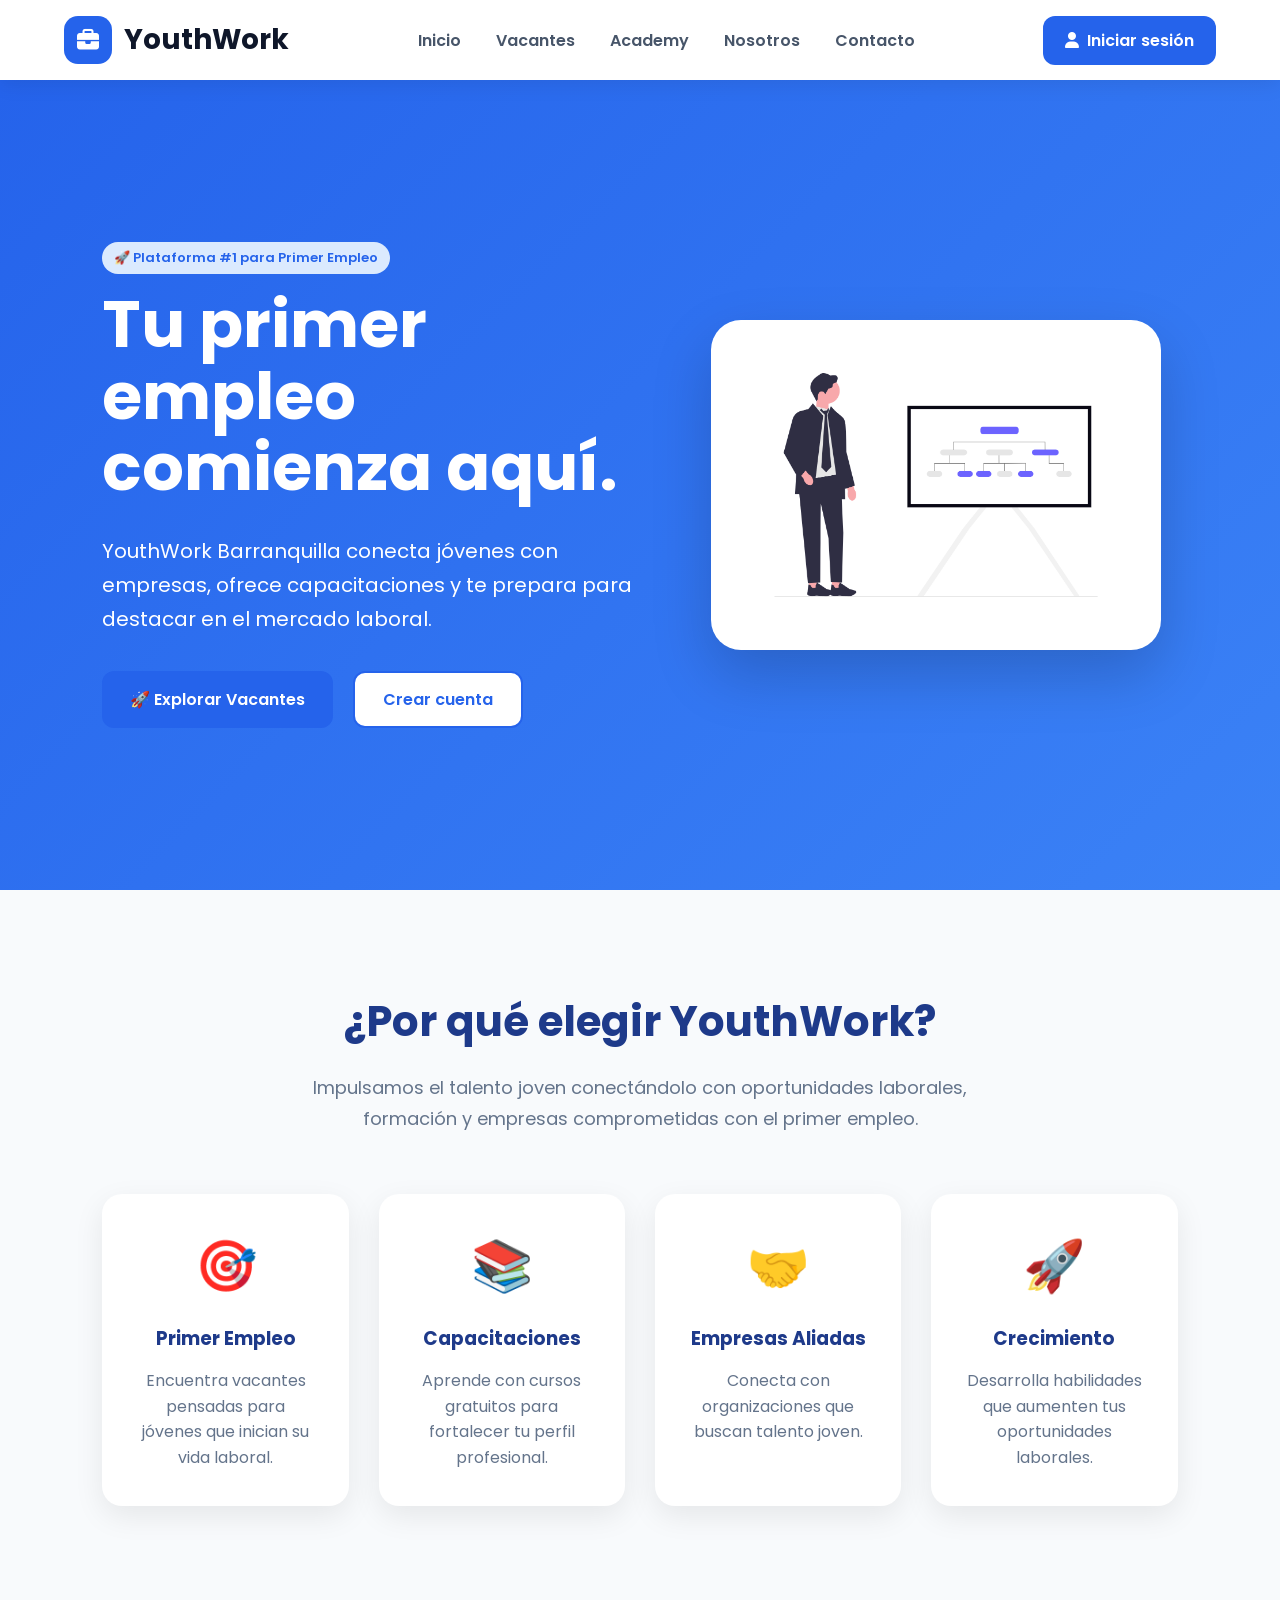
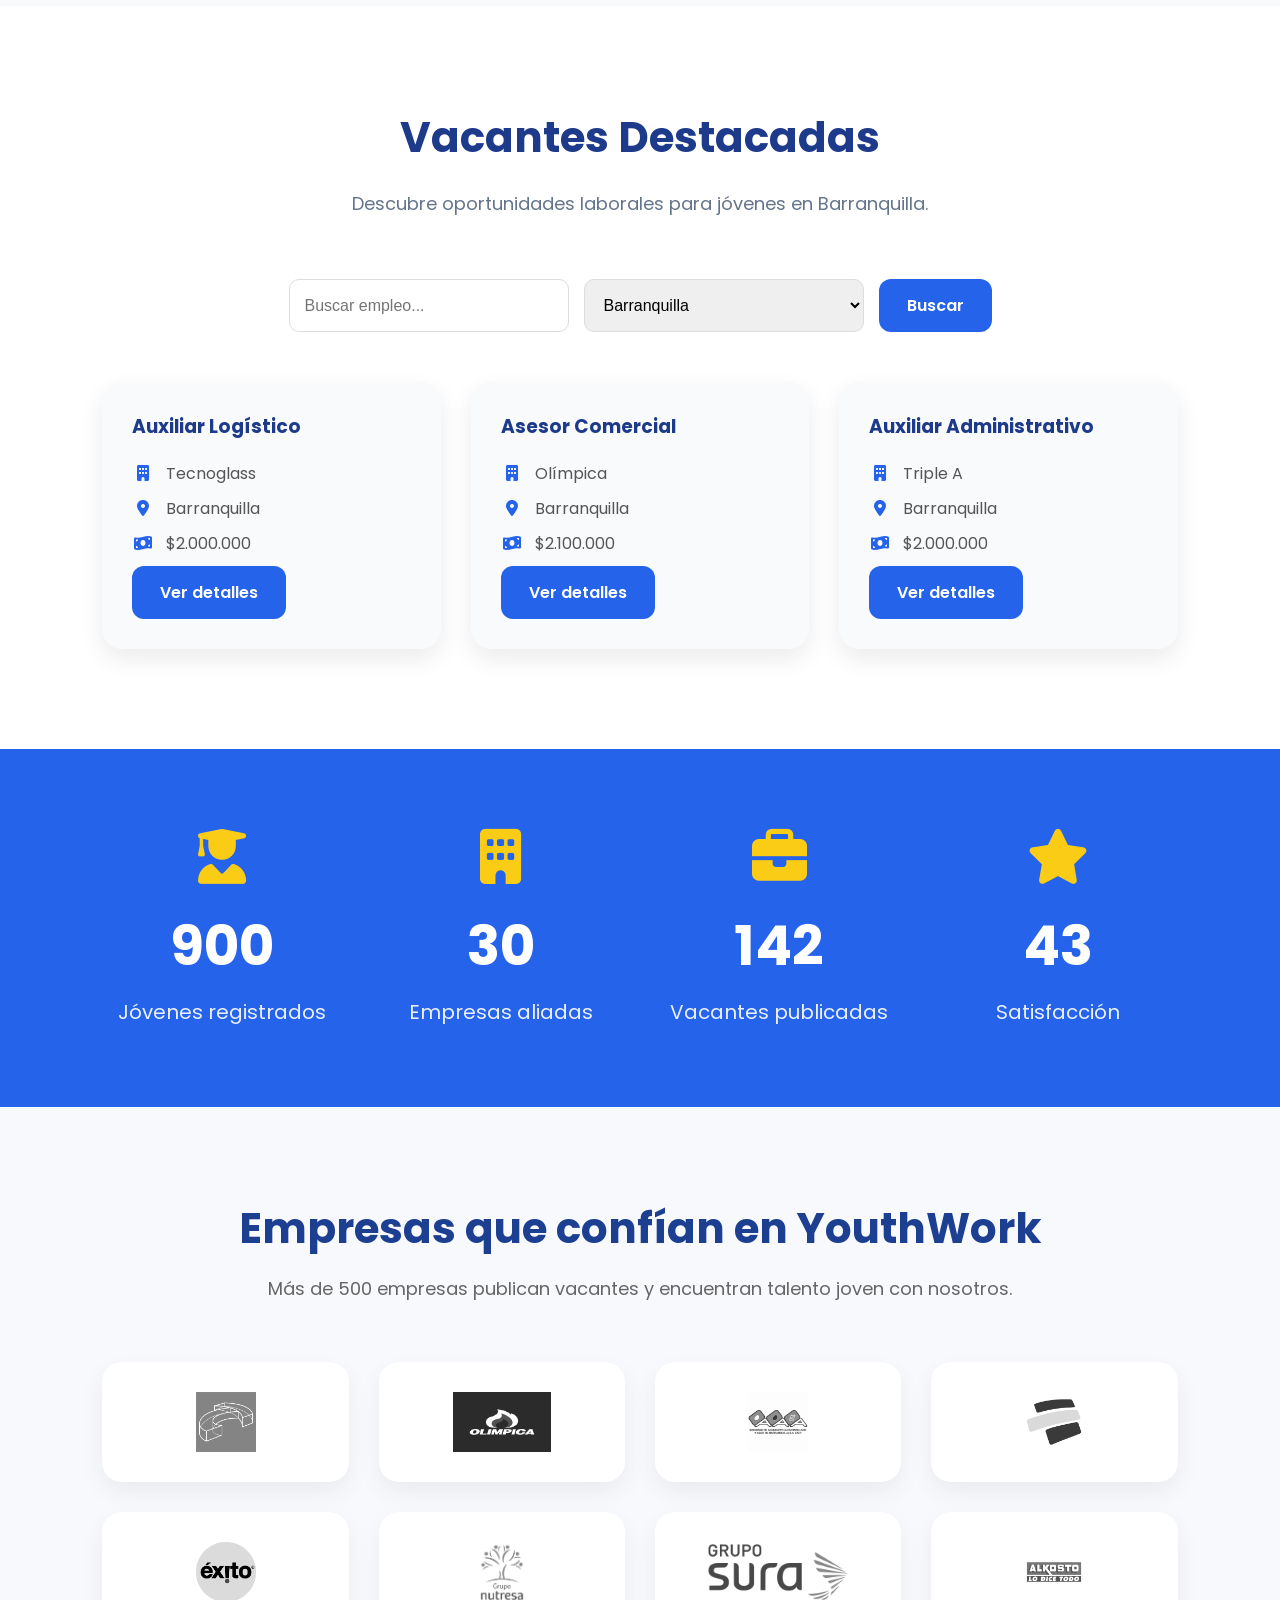
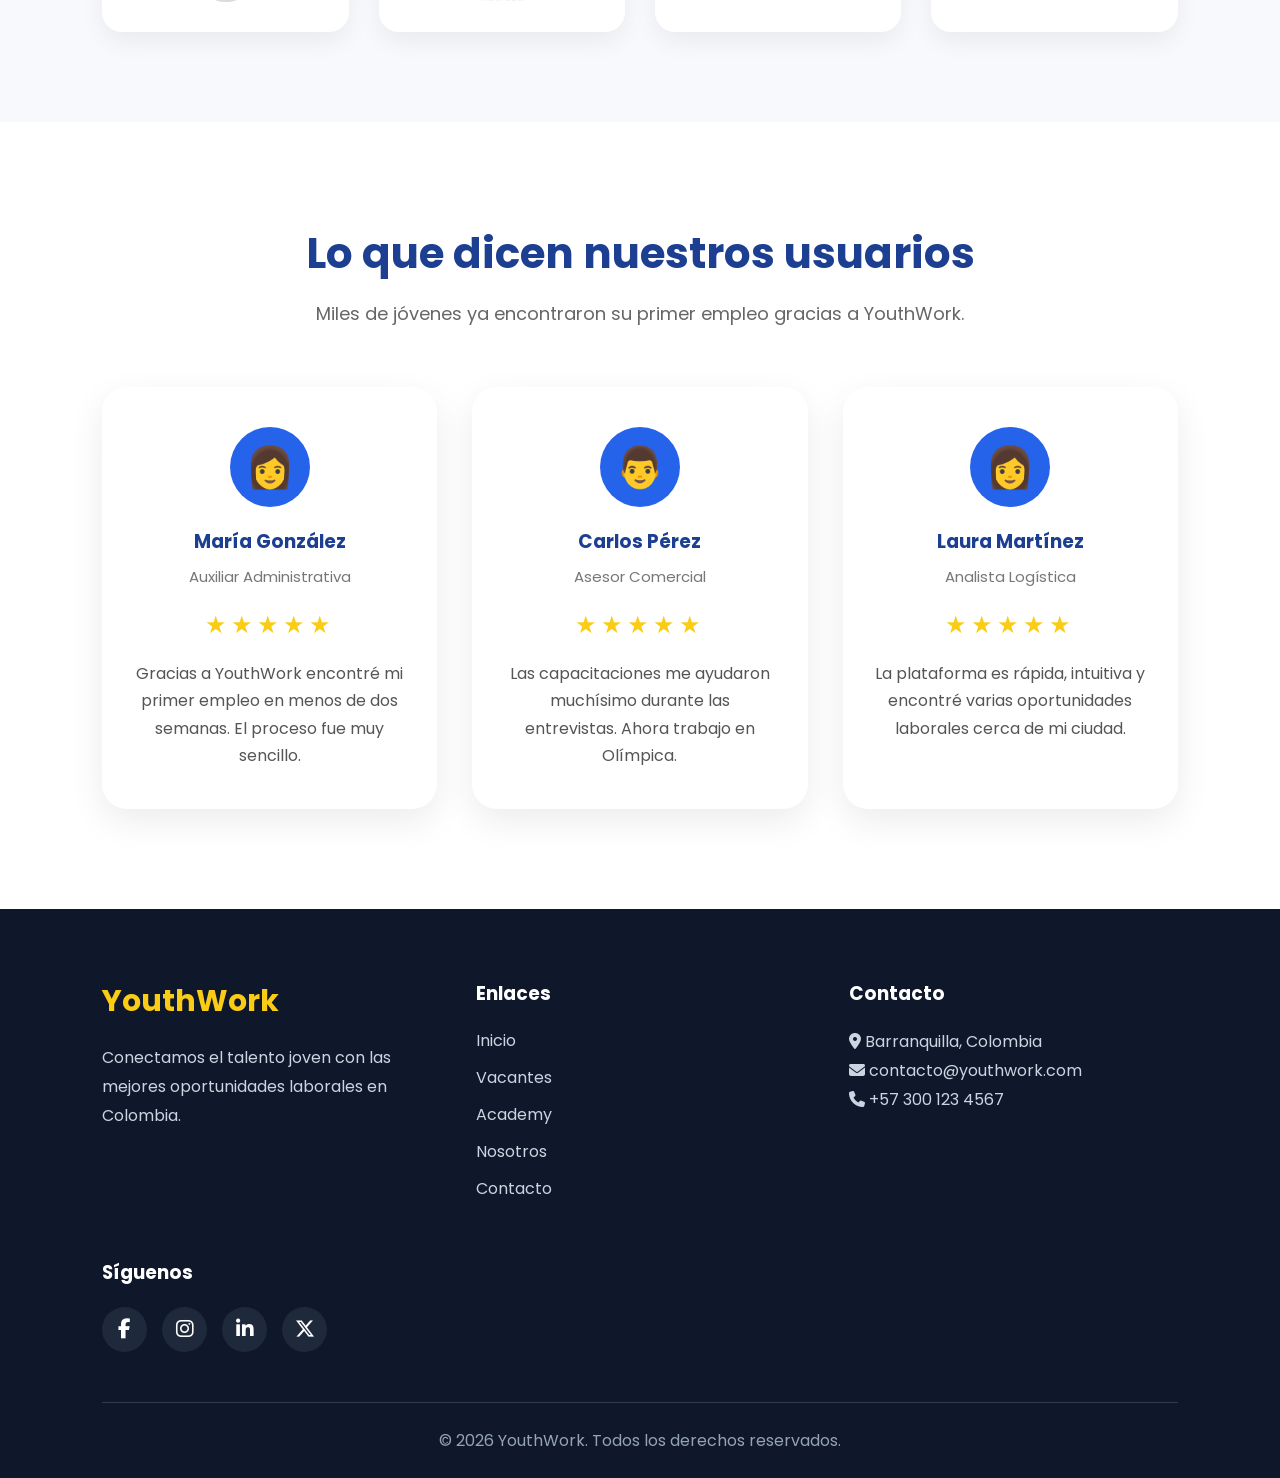
<file: index.html>
<!DOCTYPE html>
<html lang="es">
<head>
    <meta charset="UTF-8">
    <meta name="viewport" content="width=device-width, initial-scale=1.0">
    <title>YouthWork Barranquilla</title>

    <!-- Fuente Google -->
    <link rel="preconnect" href="https://fonts.googleapis.com">
    <link rel="preconnect" href="https://fonts.gstatic.com" crossorigin>
    <link href="https://fonts.googleapis.com/css2?family=Poppins:wght@300;400;500;600;700&display=swap" rel="stylesheet">

    <!-- Hoja de estilos -->
    <link rel="stylesheet" href="css/style.css">
    <link rel="stylesheet" href="https://cdnjs.cloudflare.com/ajax/libs/font-awesome/6.7.2/css/all.min.css">
</head>

<body>

    <!-- Encabezado -->
        <header class="main-header">

    <nav class="navbar">

        <a href="index.html" class="logo">

            <span class="logo-icon">
                <i class="fa-solid fa-briefcase"></i>
            </span>

            <span class="logo-text">

                YouthWork

            </span>

        </a>

        <ul class="nav-links">

<li><a href="index.html">Inicio</a></li>

<li><a href="vacantes.html">Vacantes</a></li>

<li><a href="academy.html">Academy</a></li>

<li><a href="nosotros.html">Nosotros</a></li>

<li><a href="contacto.html">Contacto</a></li>

<li class="mobile-login">
    <a href="login.html" class="login-btn">
        <i class="fa-solid fa-user"></i>
        <span>Iniciar sesión</span>
    </a>
</li>

</ul>
        <a href="login.html" class="login-btn" id="userButton">

    <i class="fa-solid fa-user"></i>

    <span>Iniciar sesión</span>

</a>
<button class="menu-toggle" id="menuToggle">

    <i class="fa-solid fa-bars"></i>

</button>

    </nav>
    </header>
    <section class="hero">

    <div class="hero-text">

        <span class="badge">
            🚀 Plataforma #1 para Primer Empleo
        </span>

        <h1>
            Tu primer empleo comienza aquí.
        </h1>

        <p>
            YouthWork Barranquilla conecta jóvenes con empresas,
            ofrece capacitaciones y te prepara para destacar en el mercado laboral.
        </p>

        <div class="hero-buttons">

    <a href="vacantes.html" class="btn btn-primary">
    🚀 Explorar Vacantes
</a>

<a href="registro.html" class="btn btn-secondary">
    Crear cuenta
</a>

</div>

    </div>

   <div class="hero-image">

    <div class="image-card">

        <img src="img/hero.png" alt="Ilustración">

    </div>

</div>
</section>
<!-- BENEFICIOS -->

<section class="benefits">

    <div class="section-title">

        <h2>¿Por qué elegir YouthWork?</h2>

        <p>
            Impulsamos el talento joven conectándolo con oportunidades laborales,
            formación y empresas comprometidas con el primer empleo.
        </p>

    </div>

    <div class="cards">

        <div class="card">

            <div class="icon">🎯</div>

            <h3>Primer Empleo</h3>

            <p>
                Encuentra vacantes pensadas para jóvenes que inician su vida laboral.
            </p>

        </div>

        <div class="card">

            <div class="icon">📚</div>

            <h3>Capacitaciones</h3>

            <p>
                Aprende con cursos gratuitos para fortalecer tu perfil profesional.
            </p>

        </div>

        <div class="card">

            <div class="icon">🤝</div>

            <h3>Empresas Aliadas</h3>

            <p>
                Conecta con organizaciones que buscan talento joven.
            </p>

        </div>

        <div class="card">

            <div class="icon">🚀</div>

            <h3>Crecimiento</h3>

            <p>
                Desarrolla habilidades que aumenten tus oportunidades laborales.
            </p>

        </div>

    </div>

</section>
<!-- VACANTES DESTACADAS -->

<section class="jobs" id="vacantes">

    <div class="section-title">
        <h2>Vacantes Destacadas</h2>
        <p>
            Descubre oportunidades laborales para jóvenes en Barranquilla.
        </p>
    </div>

    <div class="search-box">

       <input type="text" id="searchInput" placeholder="Buscar empleo...">

        <select>
            <option>Barranquilla</option>
            <option>Soledad</option>
            <option>Puerto Colombia</option>
        </select>

        <a href="vacantes.html" class="btn-primary">
    Buscar
</a>

    </div>

    <div class="job-cards">

        <div class="job-card">

            <h3>Auxiliar Logístico</h3>

           <p><i class="fa-solid fa-building"></i> Tecnoglass</p>

<p><i class="fa-solid fa-location-dot"></i> Barranquilla</p>

<p><i class="fa-solid fa-money-bill-wave"></i> $2.000.000</p>

        <a href="detalle-vacante.html?id=1" class="btn-primary">
    Ver detalles
</a>

        </div>

        <div class="job-card">

            <h3>Asesor Comercial</h3>

          <p><i class="fa-solid fa-building"></i> Olímpica</p>

<p><i class="fa-solid fa-location-dot"></i> Barranquilla</p>

<p><i class="fa-solid fa-money-bill-wave"></i> $2.100.000</p>

<a href="detalle-vacante.html?id=1" class="btn-primary">
    Ver detalles
</a>

        </div>

        <div class="job-card">

            <h3>Auxiliar Administrativo</h3>

           <p><i class="fa-solid fa-building"></i> Triple A</p>

<p><i class="fa-solid fa-location-dot"></i> Barranquilla</p>

<p><i class="fa-solid fa-money-bill-wave"></i> $2.000.000</p>

<a href="detalle-vacante.html?id=1" class="btn-primary">
    Ver detalles
</a>

        </div>

    </div>

</section>
<!-- ESTADÍSTICAS -->

<section class="stats">

    <div class="stat">

        <i class="fa-solid fa-user-graduate"></i>

        <h2 class="counter" data-target="2000">0</h2>

        <p>Jóvenes registrados</p>

    </div>

    <div class="stat">

        <i class="fa-solid fa-building"></i>

        <h2 class="counter" data-target="65">0</h2>

        <p>Empresas aliadas</p>

    </div>

    <div class="stat">

        <i class="fa-solid fa-briefcase"></i>

        <h2 class="counter" data-target="315">0</h2>

        <p>Vacantes publicadas</p>

    </div>

    <div class="stat">

        <i class="fa-solid fa-star"></i>

        <h2 class="counter" data-target="95">0</h2>

        <p>Satisfacción</p>

    </div>

</section>
<section class="companies">

    <div class="container">

        <h2>Empresas que confían en YouthWork</h2>

        <p>
            Más de 500 empresas publican vacantes y encuentran talento joven con nosotros.
        </p>

        <div class="companies-grid">

           <div class="company-card">
    <img src="img/companies/tecnoglass.png" alt="Tecnoglass">
</div>

<div class="company-card">
    <img src="img/companies/olimpica.png" alt="Olímpica">
</div>

<div class="company-card">
    <img src="img/companies/triplea.png" alt="Triple A">
</div>

<div class="company-card">
    <img src="img/companies/bancolombia.png" alt="Bancolombia">
</div>

<div class="company-card">
    <img src="img/companies/exito.png" alt="Grupo Éxito">
</div>

<div class="company-card">
    <img src="img/companies/nutresa.png" alt="Nutresa">
</div>

<div class="company-card">
    <img src="img/companies/sura.png" alt="Sura">
</div>

<div class="company-card">
    <img src="img/companies/alkosto.png" alt="Alkosto">
</div>

    </div>

</section>
<section class="testimonials">

    <div class="container">

        <h2>Lo que dicen nuestros usuarios</h2>

        <p>
            Miles de jóvenes ya encontraron su primer empleo gracias a YouthWork.
        </p>

        <div class="testimonial-grid">

            <div class="testimonial-card">

                <div class="avatar">👩</div>

                <h3>María González</h3>

                <span>Auxiliar Administrativa</span>

                <div class="stars">★★★★★</div>

                <p>
                    Gracias a YouthWork encontré mi primer empleo en menos de dos semanas. El proceso fue muy sencillo.
                </p>

            </div>

            <div class="testimonial-card">

                <div class="avatar">👨</div>

                <h3>Carlos Pérez</h3>

                <span>Asesor Comercial</span>

                <div class="stars">★★★★★</div>

                <p>
                    Las capacitaciones me ayudaron muchísimo durante las entrevistas. Ahora trabajo en Olímpica.
                </p>

            </div>

            <div class="testimonial-card">

                <div class="avatar">👩</div>

                <h3>Laura Martínez</h3>

                <span>Analista Logística</span>

                <div class="stars">★★★★★</div>

                <p>
                    La plataforma es rápida, intuitiva y encontré varias oportunidades laborales cerca de mi ciudad.
                </p>

            </div>

        </div>

    </div>

</section>
<footer>

    <div class="footer-container">

        <div class="footer-col">

            <h2>YouthWork</h2>

            <p>
                Conectamos el talento joven con las mejores oportunidades laborales en Colombia.
            </p>

        </div>

        <div class="footer-col">

            <h3>Enlaces</h3>

            <ul>
                <li><a href="index.html">Inicio</a></li>
                <li><a href="vacantes.html">Vacantes</a></li>
                <li><a href="academy.html">Academy</a></li>
                <li><a href="nosotros.html">Nosotros</a></li>
                <li><a href="contacto.html">Contacto</a></li>
            </ul>

        </div>

        <div class="footer-col">

            <h3>Contacto</h3>

            <p><i class="fa-solid fa-location-dot"></i> Barranquilla, Colombia</p>

            <p><i class="fa-solid fa-envelope"></i> contacto@youthwork.com</p>

            <p><i class="fa-solid fa-phone"></i> +57 300 123 4567</p>

        </div>

        <div class="footer-col">

            <h3>Síguenos</h3>

            <div class="socials">

                <a href="#"><i class="fa-brands fa-facebook-f"></i></a>

                <a href="#"><i class="fa-brands fa-instagram"></i></a>

                <a href="#"><i class="fa-brands fa-linkedin-in"></i></a>

                <a href="#"><i class="fa-brands fa-x-twitter"></i></a>

            </div>

        </div>

    </div>

    <hr>

    <p class="copyright">

        © 2026 YouthWork. Todos los derechos reservados.

    </p>

</footer>
    <!-- JavaScript -->
    <script src="js/script.js"></script>
    <script src="js/navbar.js"></script>
    <script src="js/menu.js"></script>

</body>
</html>
</file>
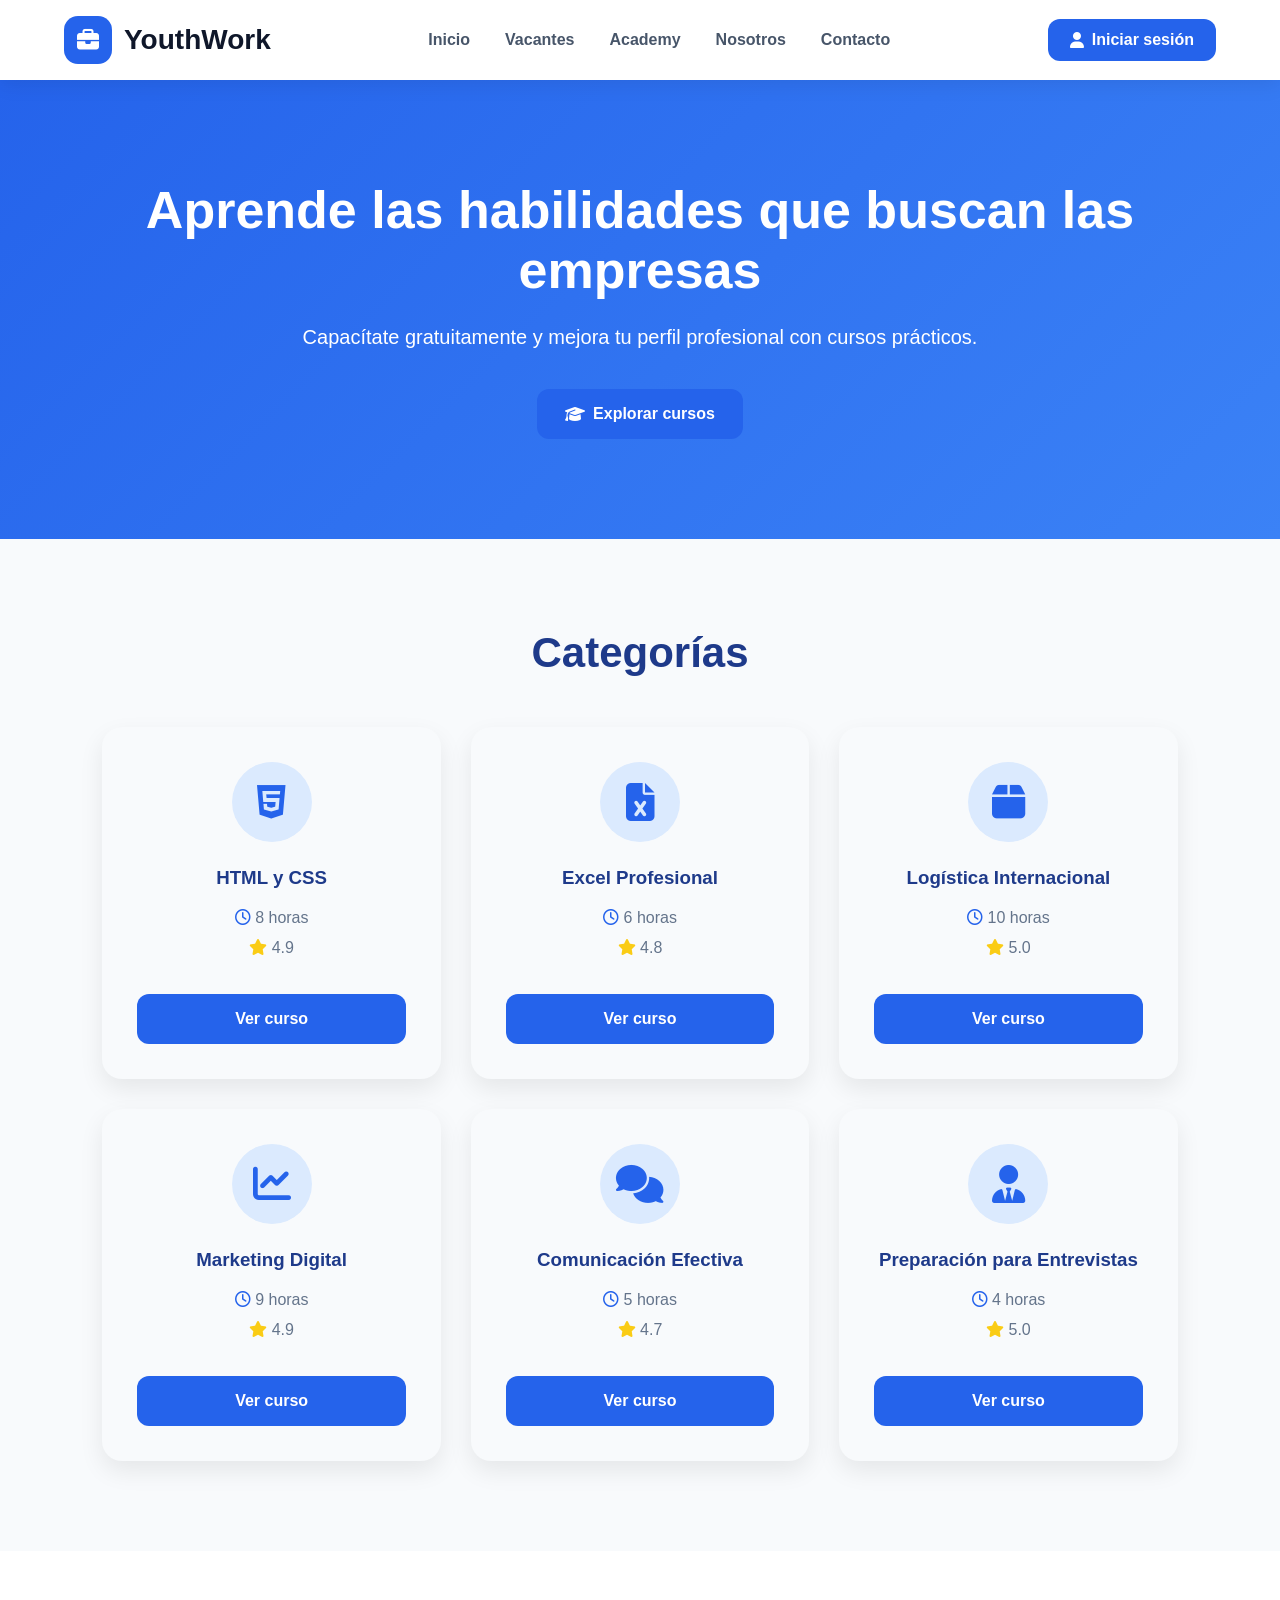
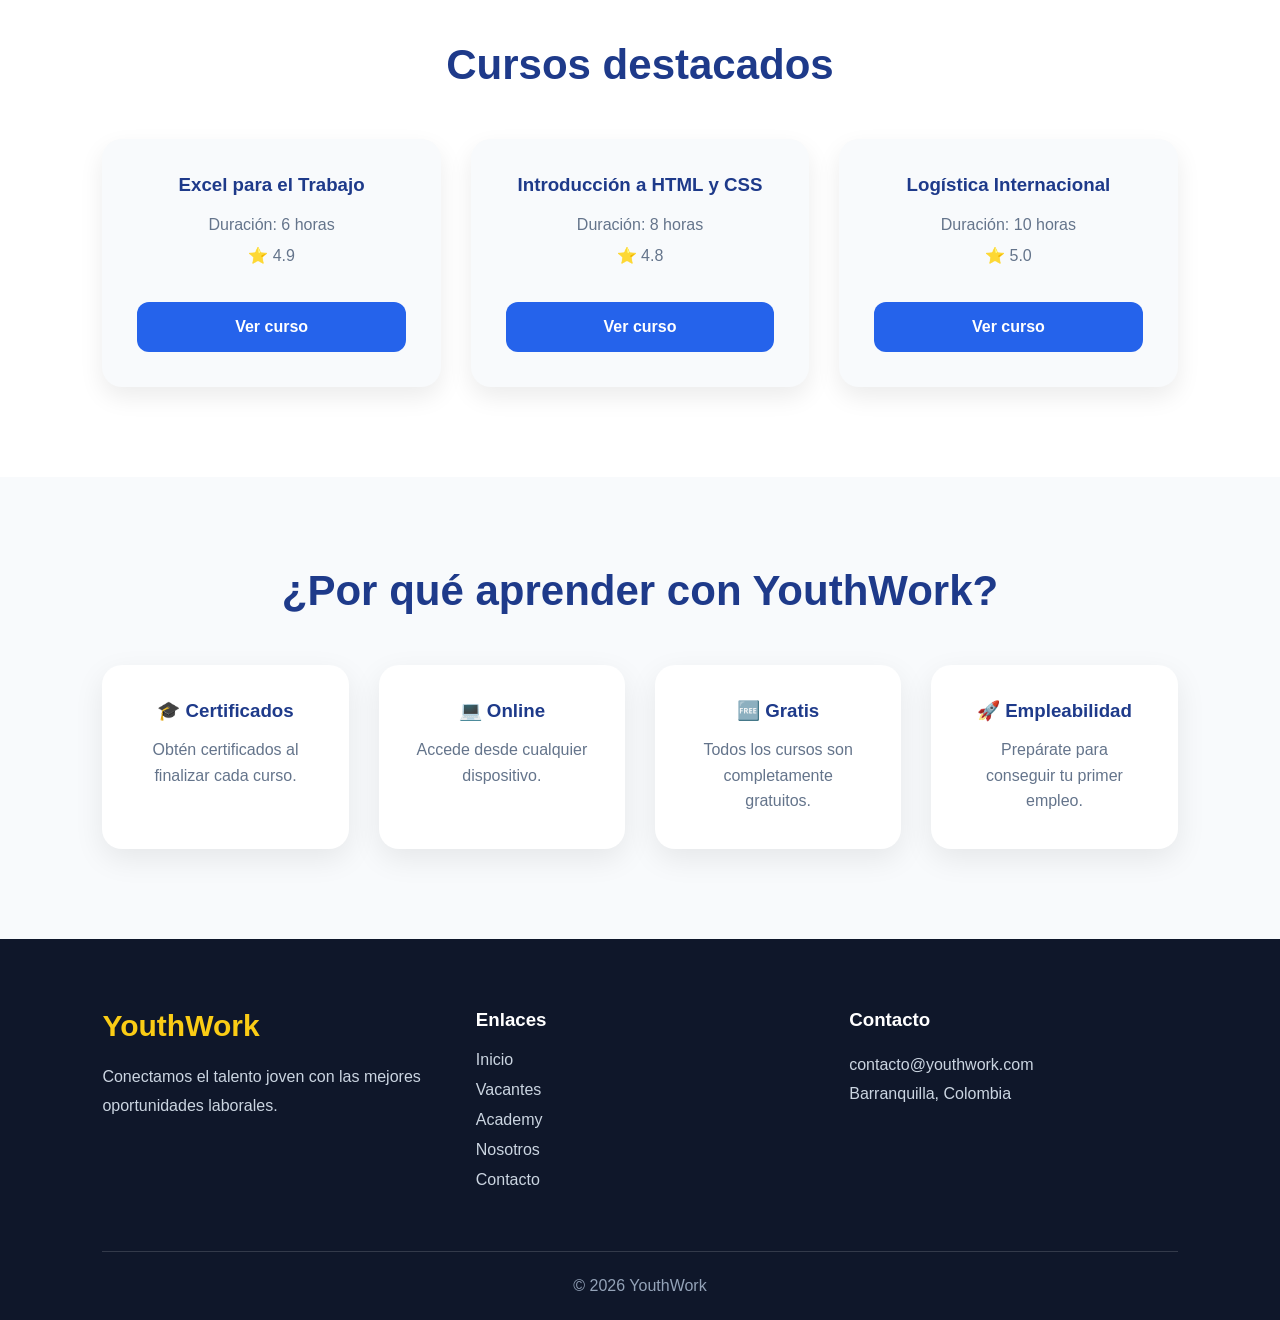
<file: academy.html>
<!DOCTYPE html>
<html lang="es">

<head>

    <meta charset="UTF-8">

    <meta name="viewport" content="width=device-width, initial-scale=1.0">

    <title>Academy | YouthWork</title>

    <link rel="stylesheet" href="css/style.css">

    <link rel="stylesheet"
    href="https://cdnjs.cloudflare.com/ajax/libs/font-awesome/6.7.2/css/all.min.css">

</head>

<body>

<header class="main-header">

<nav class="navbar">

<a href="index.html" class="logo">

<span class="logo-icon">

<i class="fa-solid fa-briefcase"></i>

</span>

<span class="logo-text">

YouthWork

</span>

</a>

<ul class="nav-links">

<li><a href="index.html">Inicio</a></li>

<li><a href="vacantes.html">Vacantes</a></li>

<li><a href="academy.html">Academy</a></li>

<li><a href="nosotros.html">Nosotros</a></li>

<li><a href="contacto.html">Contacto</a></li>

<li class="mobile-login">
    <a href="login.html" class="login-btn">
        <i class="fa-solid fa-user"></i>
        <span>Iniciar sesión</span>
    </a>
</li>

</ul>

<a href="login.html" class="login-btn" id="userButton">

<i class="fa-solid fa-user"></i>

<span>Iniciar sesión</span>

</a>
<button class="menu-toggle" id="menuToggle">

    <i class="fa-solid fa-bars"></i>

</button>

</nav>

</header>

<main>

<section class="academy-hero">

<h1>Aprende las habilidades que buscan las empresas</h1>

<p>

Capacítate gratuitamente y mejora tu perfil profesional con cursos prácticos.

</p>

<a href="#cursos" class="btn-primary">

<i class="fa-solid fa-graduation-cap"></i>

Explorar cursos

</a>

</section>

<section class="academy-categories">

<h2>Categorías</h2>

<div class="courses-grid">

<div class="course-card">

<div class="course-icon">
<i class="fa-brands fa-html5"></i>
</div>

<h3>HTML y CSS</h3>

<p><i class="fa-regular fa-clock"></i> 8 horas</p>

<p><i class="fa-solid fa-star"></i> 4.9</p>

<a href="#" class="btn-primary">
Ver curso
</a>

</div>

<div class="course-card">

<div class="course-icon">
<i class="fa-solid fa-file-excel"></i>
</div>

<h3>Excel Profesional</h3>

<p><i class="fa-regular fa-clock"></i> 6 horas</p>

<p><i class="fa-solid fa-star"></i> 4.8</p>

<a href="#" class="btn-primary">
Ver curso
</a>

</div>

<div class="course-card">

<div class="course-icon">
<i class="fa-solid fa-box"></i>
</div>

<h3>Logística Internacional</h3>

<p><i class="fa-regular fa-clock"></i> 10 horas</p>

<p><i class="fa-solid fa-star"></i> 5.0</p>

<a href="#" class="btn-primary">
Ver curso
</a>

</div>

<div class="course-card">

<div class="course-icon">
<i class="fa-solid fa-chart-line"></i>
</div>

<h3>Marketing Digital</h3>

<p><i class="fa-regular fa-clock"></i> 9 horas</p>

<p><i class="fa-solid fa-star"></i> 4.9</p>

<a href="#" class="btn-primary">
Ver curso
</a>

</div>

<div class="course-card">

<div class="course-icon">
<i class="fa-solid fa-comments"></i>
</div>

<h3>Comunicación Efectiva</h3>

<p><i class="fa-regular fa-clock"></i> 5 horas</p>

<p><i class="fa-solid fa-star"></i> 4.7</p>

<a href="#" class="btn-primary">
Ver curso
</a>

</div>

<div class="course-card">

<div class="course-icon">
<i class="fa-solid fa-user-tie"></i>
</div>

<h3>Preparación para Entrevistas</h3>

<p><i class="fa-regular fa-clock"></i> 4 horas</p>

<p><i class="fa-solid fa-star"></i> 5.0</p>

<a href="#" class="btn-primary">
Ver curso
</a>

</div>

</div>

</section>

<section class="academy-courses" id="cursos">

<h2>Cursos destacados</h2>

<div class="courses-grid">

<div class="course-card">

<h3>Excel para el Trabajo</h3>

<p>Duración: 6 horas</p>

<p>⭐ 4.9</p>

<a href="#" class="btn-primary">Ver curso</a>

</div>

<div class="course-card">

<h3>Introducción a HTML y CSS</h3>

<p>Duración: 8 horas</p>

<p>⭐ 4.8</p>

<a href="#" class="btn-primary">Ver curso</a>

</div>

<div class="course-card">

<h3>Logística Internacional</h3>

<p>Duración: 10 horas</p>

<p>⭐ 5.0</p>

<a href="#" class="btn-primary">Ver curso</a>

</div>

</div>

</section>

<section class="academy-benefits">

<h2>¿Por qué aprender con YouthWork?</h2>

<div class="cards">

<div class="card">

<h3>🎓 Certificados</h3>

<p>Obtén certificados al finalizar cada curso.</p>

</div>

<div class="card">

<h3>💻 Online</h3>

<p>Accede desde cualquier dispositivo.</p>

</div>

<div class="card">

<h3>🆓 Gratis</h3>

<p>Todos los cursos son completamente gratuitos.</p>

</div>

<div class="card">

<h3>🚀 Empleabilidad</h3>

<p>Prepárate para conseguir tu primer empleo.</p>

</div>

</div>

</section>

</main>

<footer>

<div class="footer-container">

<div class="footer-col">

<h2>YouthWork</h2>

<p>

Conectamos el talento joven con las mejores oportunidades laborales.

</p>

</div>

<div class="footer-col">

<h3>Enlaces</h3>

<ul>

<li><a href="index.html">Inicio</a></li>

<li><a href="vacantes.html">Vacantes</a></li>

<li><a href="academy.html">Academy</a></li>

<li><a href="nosotros.html">Nosotros</a></li>

<li><a href="contacto.html">Contacto</a></li>

</ul>

</div>

<div class="footer-col">

<h3>Contacto</h3>

<p>contacto@youthwork.com</p>

<p>Barranquilla, Colombia</p>

</div>

</div>

<hr>

<p class="copyright">

© 2026 YouthWork

</p>

</footer>

<script src="js/navbar.js"></script>
<script src="js/menu.js"></script>

</body>

</html>
</file>
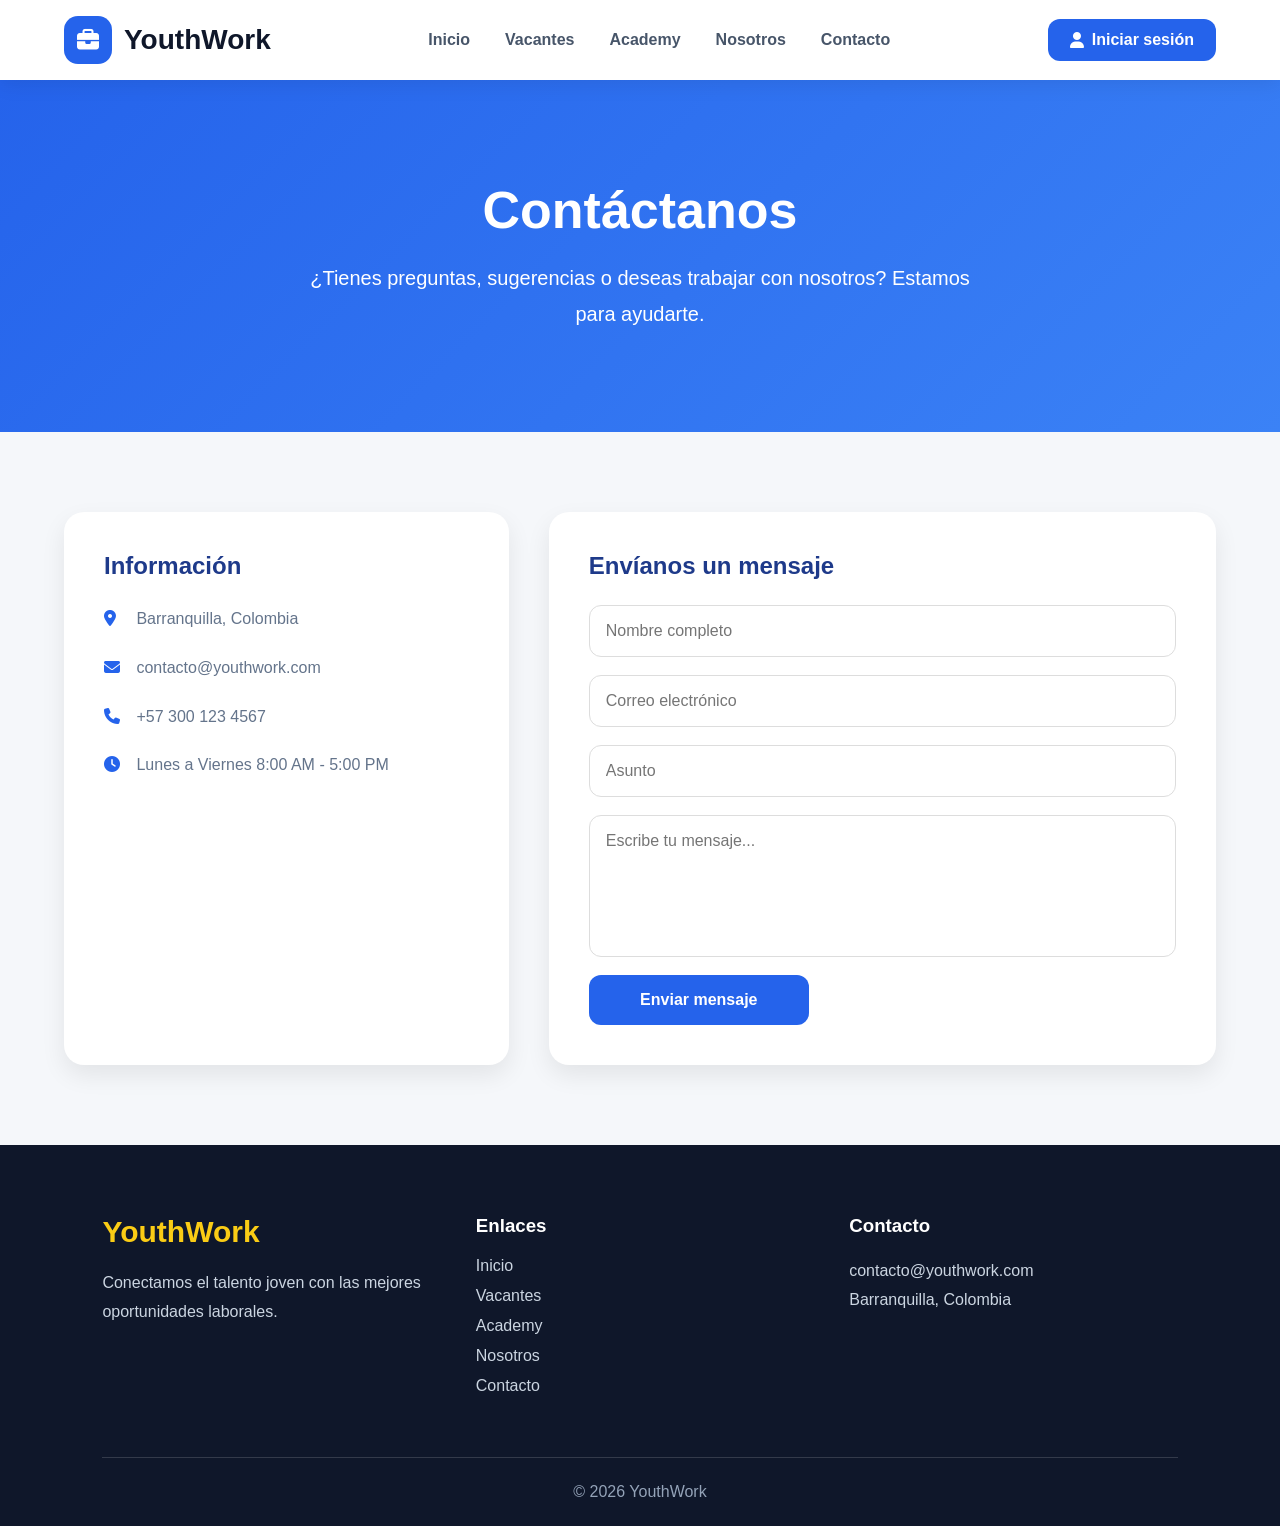
<file: contacto.html>
<!DOCTYPE html>
<html lang="es">

<head>

<meta charset="UTF-8">

<meta name="viewport" content="width=device-width, initial-scale=1.0">

<title>Contacto | YouthWork</title>

<link rel="stylesheet" href="css/style.css">

<link rel="stylesheet"
href="https://cdnjs.cloudflare.com/ajax/libs/font-awesome/6.7.2/css/all.min.css">

</head>

<body>

<header class="main-header">

<nav class="navbar">

<a href="index.html" class="logo">

<span class="logo-icon">
<i class="fa-solid fa-briefcase"></i>
</span>

<span class="logo-text">
YouthWork
</span>

</a>

<ul class="nav-links">

<li><a href="index.html">Inicio</a></li>

<li><a href="vacantes.html">Vacantes</a></li>

<li><a href="academy.html">Academy</a></li>

<li><a href="nosotros.html">Nosotros</a></li>

<li><a href="contacto.html">Contacto</a></li>

<li class="mobile-login">
    <a href="login.html" class="login-btn">
        <i class="fa-solid fa-user"></i>
        <span>Iniciar sesión</span>
    </a>
</li>

</ul>

<a href="login.html" class="login-btn" id="userButton">

<i class="fa-solid fa-user"></i>

<span>Iniciar sesión</span>

</a>
<button class="menu-toggle" id="menuToggle">

    <i class="fa-solid fa-bars"></i>

</button>

</nav>

</header>

<main>

<section class="contact-hero">

<h1>Contáctanos</h1>

<p>

¿Tienes preguntas, sugerencias o deseas trabajar con nosotros? Estamos para ayudarte.

</p>

</section>

<section class="contact-container">

<div class="contact-info">

<h2>Información</h2>

<p>

<i class="fa-solid fa-location-dot"></i>

Barranquilla, Colombia

</p>

<p>

<i class="fa-solid fa-envelope"></i>

contacto@youthwork.com

</p>

<p>

<i class="fa-solid fa-phone"></i>

+57 300 123 4567

</p>

<p>

<i class="fa-solid fa-clock"></i>

Lunes a Viernes

8:00 AM - 5:00 PM

</p>

</div>

<div class="contact-form">

<h2>Envíanos un mensaje</h2>

<form>

<input
type="text"
placeholder="Nombre completo"
required>

<input
type="email"
placeholder="Correo electrónico"
required>

<input
type="text"
placeholder="Asunto"
required>

<textarea
rows="6"
placeholder="Escribe tu mensaje..."
required></textarea>

<button
type="submit"
class="btn-primary">

Enviar mensaje

</button>

</form>

</div>

</section>

</main>

<footer>

<div class="footer-container">

<div class="footer-col">

<h2>YouthWork</h2>

<p>

Conectamos el talento joven con las mejores oportunidades laborales.

</p>

</div>

<div class="footer-col">

<h3>Enlaces</h3>

<ul>

<li><a href="index.html">Inicio</a></li>

<li><a href="vacantes.html">Vacantes</a></li>

<li><a href="academy.html">Academy</a></li>

<li><a href="nosotros.html">Nosotros</a></li>

<li><a href="contacto.html">Contacto</a></li>

</ul>

</div>

<div class="footer-col">

<h3>Contacto</h3>

<p>contacto@youthwork.com</p>

<p>Barranquilla, Colombia</p>

</div>

</div>

<hr>

<p class="copyright">

© 2026 YouthWork

</p>

</footer>

<script src="js/navbar.js"></script>
<script src="js/menu.js"></script>

</body>

</html>
</file>
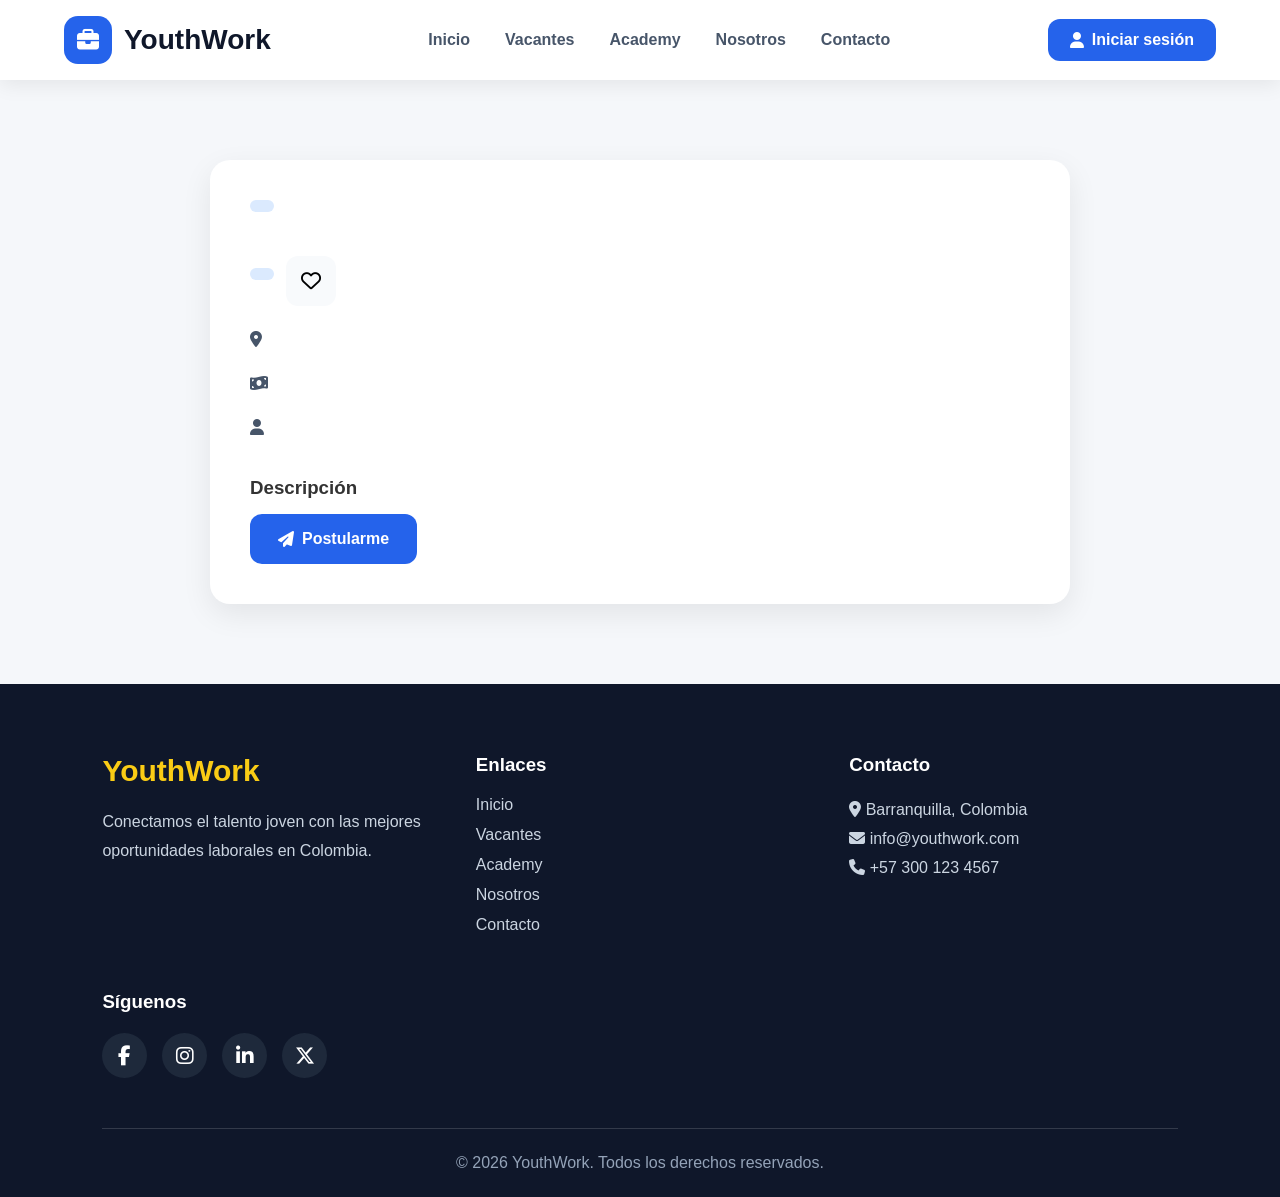
<file: detalle-vacante.html>
<!DOCTYPE html>
<html lang="es">

<head>

<meta charset="UTF-8">

<meta name="viewport"
content="width=device-width, initial-scale=1.0">

<title>Detalle de la Vacante | YouthWork</title>

<link rel="stylesheet" href="css/style.css">

<link rel="stylesheet"
href="https://cdnjs.cloudflare.com/ajax/libs/font-awesome/6.7.2/css/all.min.css">

</head>

<body>


<header class="main-header">

<nav class="navbar">

<a href="index.html" class="logo">

<span class="logo-icon">

<i class="fa-solid fa-briefcase"></i>

</span>

<span class="logo-text">

YouthWork

</span>

</a>

<ul class="nav-links">

<li><a href="index.html">Inicio</a></li>

<li><a href="vacantes.html">Vacantes</a></li>

<li><a href="academy.html">Academy</a></li>

<li><a href="nosotros.html">Nosotros</a></li>

<li><a href="contacto.html">Contacto</a></li>

<li class="mobile-login">
    <a href="login.html" class="login-btn">
        <i class="fa-solid fa-user"></i>
        <span>Iniciar sesión</span>
    </a>
</li>

</ul>

<a href="login.html" class="login-btn" id="userButton">

    <i class="fa-solid fa-user"></i>

    <span>Iniciar sesión</span>

</a>
<button class="menu-toggle" id="menuToggle">

    <i class="fa-solid fa-bars"></i>

</button>
</nav>

</header>

<main class="detalle-page">

<div class="detalle-card">

<span class="badge" id="detalleModalidad"></span>

<h1 id="detalleCargo"></h1>

<h2 id="detalleEmpresa"></h2>
<div class="job-actions" style="margin:20px 0;">

    <span class="badge" id="detalleModalidad"></span>

    <button class="favorite-btn" id="favoriteBtn">

        <i class="fa-regular fa-heart"></i>

    </button>

</div>

<p><i class="fa-solid fa-location-dot"></i>
<span id="detalleCiudad"></span></p>

<p><i class="fa-solid fa-money-bill-wave"></i>
<span id="detalleSalario"></span></p>

<p><i class="fa-solid fa-user"></i>
<span id="detalleExperiencia"></span></p>

<h3>Descripción</h3>

<p id="detalleDescripcion"></p>

<button class="btn-primary" id="btnPostular">

    <i class="fa-solid fa-paper-plane"></i>

    Postularme

</button>

<!-- MODAL -->

<div class="modal" id="modalPostulacion">

    <div class="modal-content">

        <span class="close-modal" id="cerrarModal">&times;</span>

        <h2>Postularme</h2>

        <form id="formPostulacion">

            <input
            type="text"
            placeholder="Nombre completo"
            required>

            <input
            type="email"
            placeholder="Correo electrónico"
            required>

            <input
            type="tel"
            placeholder="Teléfono"
            required>

            <input
            type="text"
            placeholder="Ciudad"
            required>

            <input
            type="file"
            accept=".pdf">

            <button
            class="btn-primary"
            type="submit">

                Enviar postulación

            </button>

        </form>

    </div>

</div>

</div>

</main>
<footer>

    <div class="footer-container">

        <div class="footer-col">

            <h2>YouthWork</h2>

            <p>
                Conectamos el talento joven con las mejores oportunidades laborales en Colombia.
            </p>

        </div>

        <div class="footer-col">

            <h3>Enlaces</h3>

            <ul>
                <li><a href="index.html">Inicio</a></li>
                <li><a href="vacantes.html">Vacantes</a></li>
                <li><a href="academy.html">Academy</a></li>
                <li><a href="nosotros.html">Nosotros</a></li>
                <li><a href="contacto.html">Contacto</a></li>
            </ul>

        </div>

        <div class="footer-col">

            <h3>Contacto</h3>

            <p><i class="fa-solid fa-location-dot"></i> Barranquilla, Colombia</p>
            <p><i class="fa-solid fa-envelope"></i> info@youthwork.com</p>
            <p><i class="fa-solid fa-phone"></i> +57 300 123 4567</p>

        </div>

        <div class="footer-col">

            <h3>Síguenos</h3>

            <div class="socials">

                <a href="#"><i class="fa-brands fa-facebook-f"></i></a>
                <a href="#"><i class="fa-brands fa-instagram"></i></a>
                <a href="#"><i class="fa-brands fa-linkedin-in"></i></a>
                <a href="#"><i class="fa-brands fa-x-twitter"></i></a>

            </div>

        </div>

    </div>

    <hr>

    <p class="copyright">

        © 2026 YouthWork. Todos los derechos reservados.

    </p>

</footer>

<script src="js/detalle.js"></script>
<script src="js/navbar.js"></script>
<script src="js/menu.js"></script>

</body>

</html>
</file>
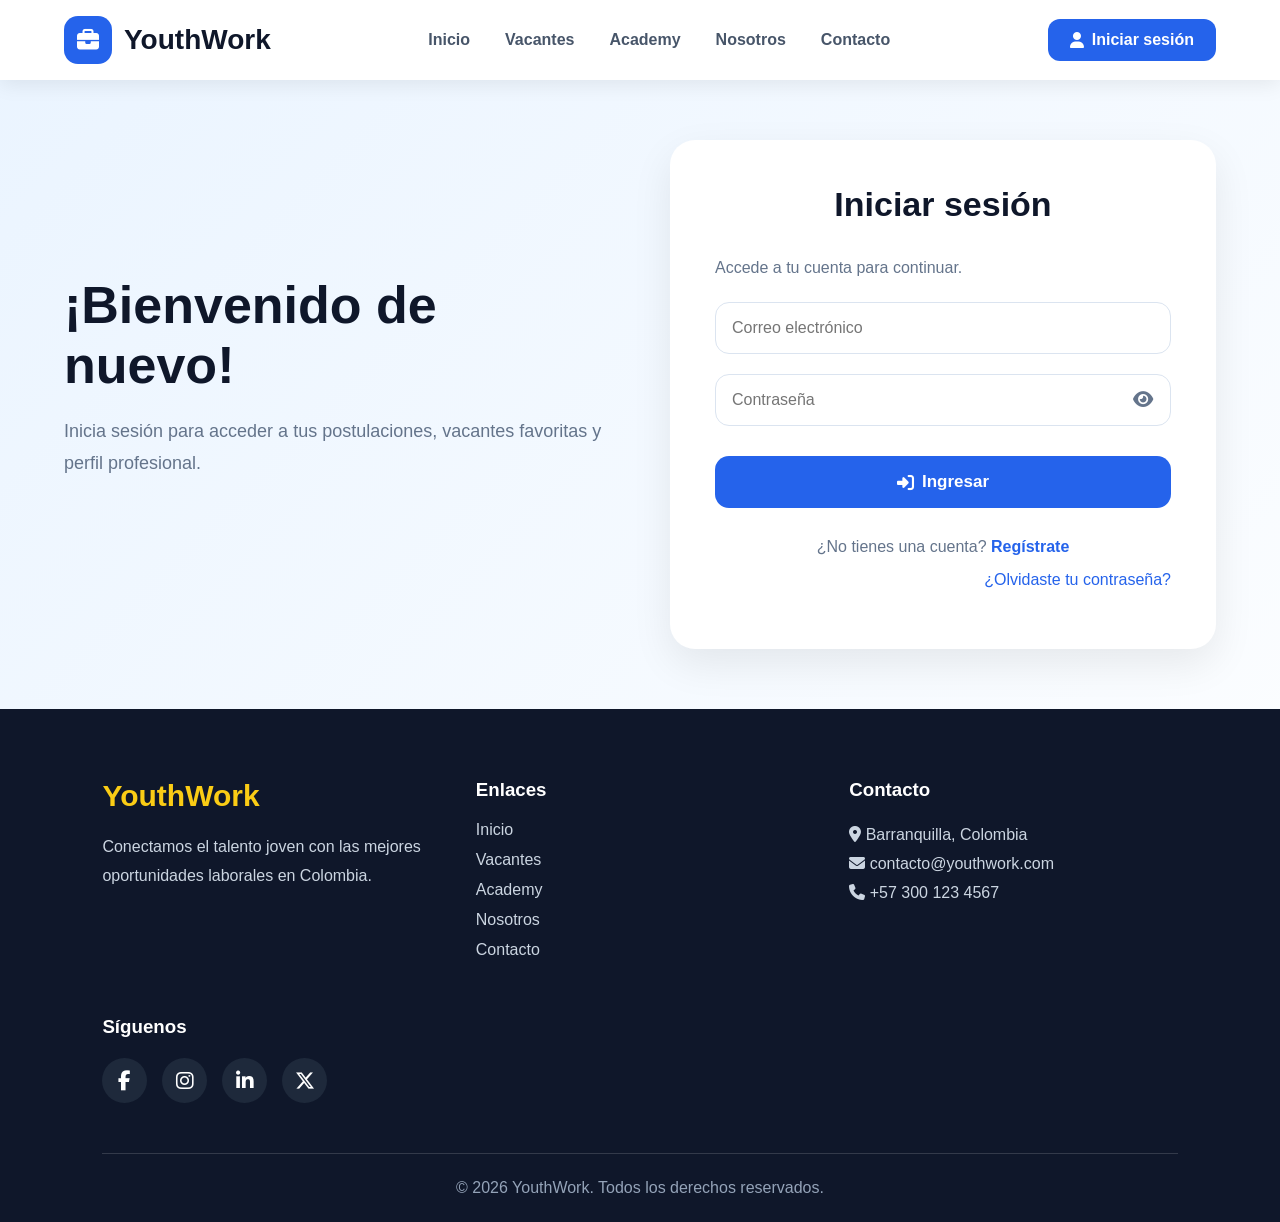
<file: login.html>
<!DOCTYPE html>
<html lang="es">

<head>

    <meta charset="UTF-8">

    <meta name="viewport" content="width=device-width, initial-scale=1.0">

    <title>Iniciar sesión | YouthWork</title>

    <link rel="stylesheet" href="css/style.css">

    <link rel="stylesheet" href="css/auth.css">

    <link rel="stylesheet"
    href="https://cdnjs.cloudflare.com/ajax/libs/font-awesome/6.7.2/css/all.min.css">

</head>

<body>


   <header class="main-header">

<nav class="navbar">

<a href="index.html" class="logo">

<span class="logo-icon">

<i class="fa-solid fa-briefcase"></i>

</span>

<span class="logo-text">

YouthWork

</span>

</a>

<ul class="nav-links">

<li><a href="index.html">Inicio</a></li>

<li><a href="vacantes.html">Vacantes</a></li>

<li><a href="academy.html">Academy</a></li>

<li><a href="nosotros.html">Nosotros</a></li>

<li><a href="contacto.html">Contacto</a></li>

<li class="mobile-login">
    <a href="login.html" class="login-btn">
        <i class="fa-solid fa-user"></i>
        <span>Iniciar sesión</span>
    </a>
</li>

</ul>

<a href="login.html" class="login-btn" id="userButton">

    <i class="fa-solid fa-user"></i>

    <span>Iniciar sesión</span>

</a>
<button class="menu-toggle" id="menuToggle">

    <i class="fa-solid fa-bars"></i>

</button>

</nav>


</header>

<main class="auth-container">

    <section class="auth-info">

        <h1>¡Bienvenido de nuevo!</h1>

        <p>

            Inicia sesión para acceder a tus postulaciones,
            vacantes favoritas y perfil profesional.

        </p>

        <!-- La ilustración la agregaremos después -->

    </section>

    <section class="auth-card">

        <h2>Iniciar sesión</h2>
        <p style="margin-bottom:25px; color:#64748B;">

Accede a tu cuenta para continuar.

</p>

        <form id="loginForm">

            <input
            type="email"
            id="loginCorreo"
            placeholder="Correo electrónico"
            required>

            <div class="password-group">

                <input
                type="password"
                id="loginPassword"
                placeholder="Contraseña"
                required>

                <i
                class="fa-solid fa-eye"
                id="toggleLoginPassword">

                </i>

            </div>

           <button
type="submit"
class="btn-primary">

<i class="fa-solid fa-right-to-bracket"></i>

Ingresar

</button>

        </form>

        <p class="login-link">

            ¿No tienes una cuenta?

            <a href="registro.html">

                Regístrate

            </a>

        </p>
        <p style="text-align:right; margin:15px 0;">

<a href="#" style="color:#2563EB; text-decoration:none;">

¿Olvidaste tu contraseña?

</a>

</p>

    </section>

</main>
<footer>

    <div class="footer-container">

        <div class="footer-col">

            <h2>YouthWork</h2>

            <p>
                Conectamos el talento joven con las mejores oportunidades laborales en Colombia.
            </p>

        </div>

        <div class="footer-col">

            <h3>Enlaces</h3>

            <ul>
                <li><a href="index.html">Inicio</a></li>
                <li><a href="vacantes.html">Vacantes</a></li>
                <li><a href="academy.html">Academy</a></li>
                <li><a href="nosotros.html">Nosotros</a></li>
                <li><a href="contacto.html">Contacto</a></li>
            </ul>

        </div>

        <div class="footer-col">

            <h3>Contacto</h3>

            <p><i class="fa-solid fa-location-dot"></i> Barranquilla, Colombia</p>

            <p><i class="fa-solid fa-envelope"></i> contacto@youthwork.com</p>

            <p><i class="fa-solid fa-phone"></i> +57 300 123 4567</p>

        </div>

        <div class="footer-col">

            <h3>Síguenos</h3>

            <div class="socials">

                <a href="#"><i class="fa-brands fa-facebook-f"></i></a>

                <a href="#"><i class="fa-brands fa-instagram"></i></a>

                <a href="#"><i class="fa-brands fa-linkedin-in"></i></a>

                <a href="#"><i class="fa-brands fa-x-twitter"></i></a>

            </div>

        </div>

    </div>

    <hr>

    <p class="copyright">

        © 2026 YouthWork. Todos los derechos reservados.

    </p>

</footer>

<script src="js/auth.js"></script>
<script src="js/navbar.js"></script>
<script src="js/menu.js"></script>

</body>

</html>
</file>
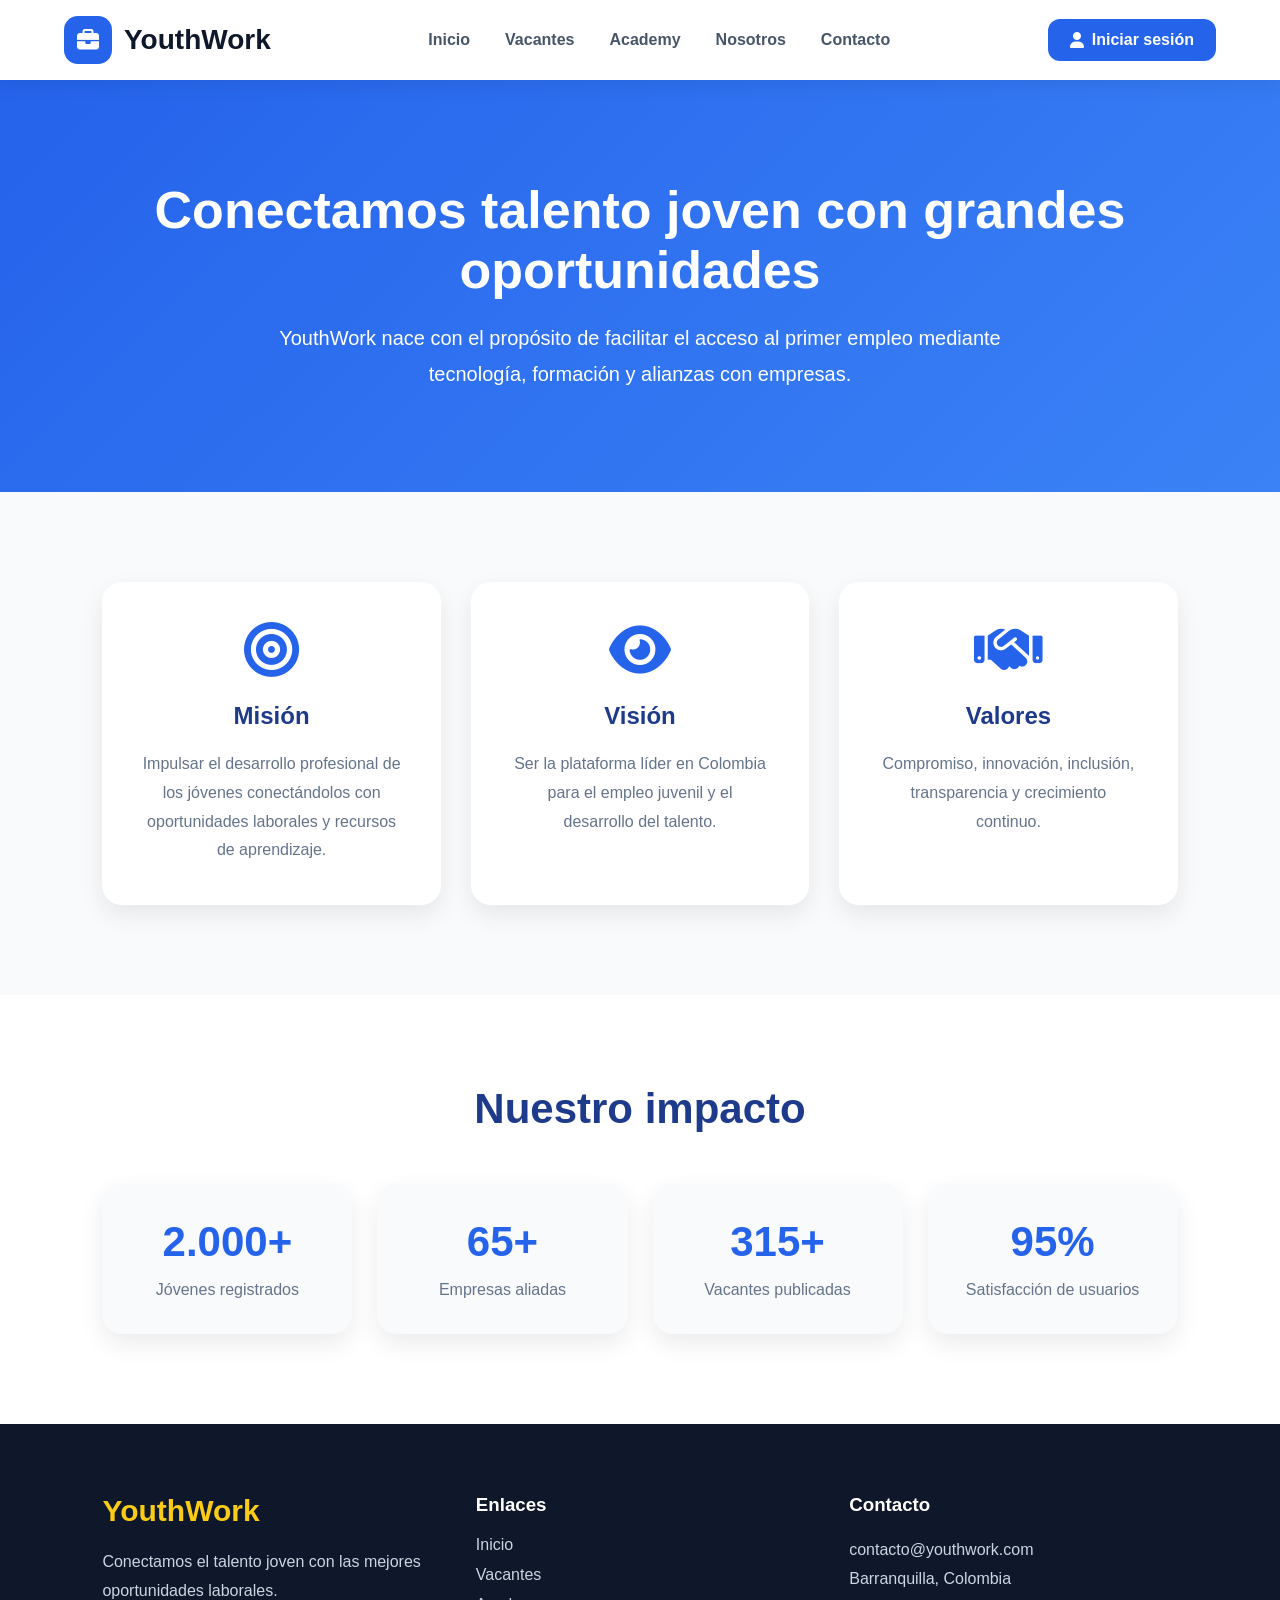
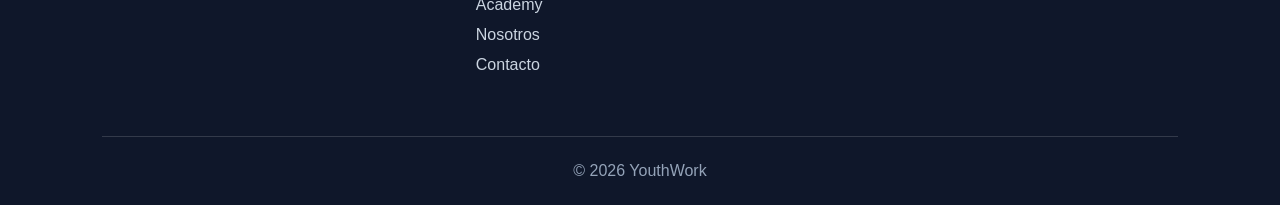
<file: nosotros.html>
<!DOCTYPE html>
<html lang="es">

<head>

<meta charset="UTF-8">

<meta name="viewport" content="width=device-width, initial-scale=1.0">

<title>Nosotros | YouthWork</title>

<link rel="stylesheet" href="css/style.css">

<link rel="stylesheet"
href="https://cdnjs.cloudflare.com/ajax/libs/font-awesome/6.7.2/css/all.min.css">

</head>

<body>

<header class="main-header">

<nav class="navbar">

<a href="index.html" class="logo">

<span class="logo-icon">
<i class="fa-solid fa-briefcase"></i>
</span>

<span class="logo-text">
YouthWork
</span>

</a>

<ul class="nav-links">

<li><a href="index.html">Inicio</a></li>

<li><a href="vacantes.html">Vacantes</a></li>

<li><a href="academy.html">Academy</a></li>

<li><a href="nosotros.html">Nosotros</a></li>

<li><a href="contacto.html">Contacto</a></li>

<li class="mobile-login">
    <a href="login.html" class="login-btn">
        <i class="fa-solid fa-user"></i>
        <span>Iniciar sesión</span>
    </a>
</li>

</ul>

<a href="login.html" class="login-btn" id="userButton">

<i class="fa-solid fa-user"></i>

<span>Iniciar sesión</span>

</a>
<button class="menu-toggle" id="menuToggle">

    <i class="fa-solid fa-bars"></i>

</button>

</nav>

</header>

<main>

<section class="about-hero">

<h1>Conectamos talento joven con grandes oportunidades</h1>

<p>

YouthWork nace con el propósito de facilitar el acceso al primer empleo mediante tecnología, formación y alianzas con empresas.

</p>

</section>

<section class="about-section">

<div class="about-card">

<i class="fa-solid fa-bullseye"></i>

<h2>Misión</h2>

<p>

Impulsar el desarrollo profesional de los jóvenes conectándolos con oportunidades laborales y recursos de aprendizaje.

</p>

</div>

<div class="about-card">

<i class="fa-solid fa-eye"></i>

<h2>Visión</h2>

<p>

Ser la plataforma líder en Colombia para el empleo juvenil y el desarrollo del talento.

</p>

</div>

<div class="about-card">

<i class="fa-solid fa-handshake"></i>

<h2>Valores</h2>

<p>

Compromiso, innovación, inclusión, transparencia y crecimiento continuo.

</p>

</div>

</section>

<section class="team-section">

<h2>Nuestro impacto</h2>

<div class="team-grid">

<div class="team-card">

<h3>2.000+</h3>

<p>Jóvenes registrados</p>

</div>

<div class="team-card">

<h3>65+</h3>

<p>Empresas aliadas</p>

</div>

<div class="team-card">

<h3>315+</h3>

<p>Vacantes publicadas</p>

</div>

<div class="team-card">

<h3>95%</h3>

<p>Satisfacción de usuarios</p>

</div>

</div>

</section>

</main>

<footer>

<div class="footer-container">

<div class="footer-col">

<h2>YouthWork</h2>

<p>

Conectamos el talento joven con las mejores oportunidades laborales.

</p>

</div>

<div class="footer-col">

<h3>Enlaces</h3>

<ul>

<li><a href="index.html">Inicio</a></li>

<li><a href="vacantes.html">Vacantes</a></li>

<li><a href="academy.html">Academy</a></li>

<li><a href="nosotros.html">Nosotros</a></li>

<li><a href="contacto.html">Contacto</a></li>

</ul>

</div>

<div class="footer-col">

<h3>Contacto</h3>

<p>contacto@youthwork.com</p>

<p>Barranquilla, Colombia</p>

</div>

</div>

<hr>

<p class="copyright">

© 2026 YouthWork

</p>

</footer>

<script src="js/navbar.js"></script>
<script src="js/menu.js"></script>

</body>

</html>
</file>
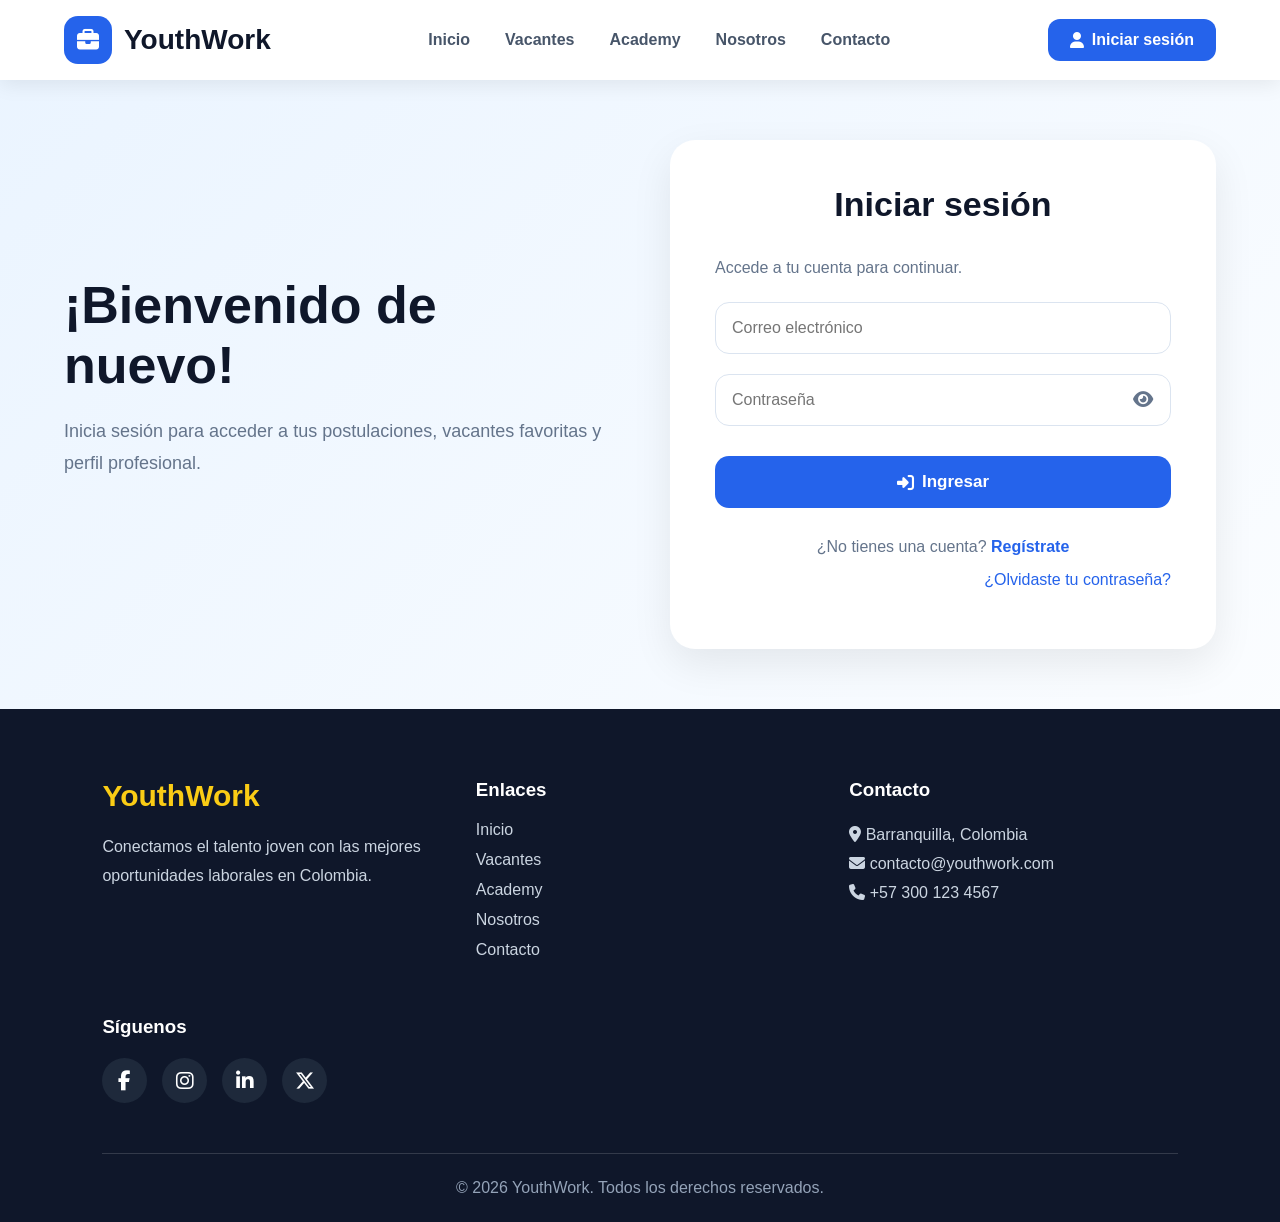
<file: perfil.html>
<!DOCTYPE html>
<html lang="es">

<head>

    <meta charset="UTF-8">

    <meta name="viewport" content="width=device-width, initial-scale=1.0">

    <title>Mi Perfil | YouthWork</title>

    <link rel="stylesheet" href="css/style.css">

    <link rel="stylesheet"
    href="https://cdnjs.cloudflare.com/ajax/libs/font-awesome/6.7.2/css/all.min.css">

</head>

<body>


<header class="main-header">

<nav class="navbar">

<a href="index.html" class="logo">

<span class="logo-icon">

<i class="fa-solid fa-briefcase"></i>

</span>

<span class="logo-text">

YouthWork

</span>

</a>

<ul class="nav-links">

<li><a href="index.html">Inicio</a></li>

<li><a href="vacantes.html">Vacantes</a></li>

<li><a href="academy.html">Academy</a></li>

<li><a href="nosotros.html">Nosotros</a></li>

<li><a href="contacto.html">Contacto</a></li>

<li class="mobile-login">
    <a href="login.html" class="login-btn">
        <i class="fa-solid fa-user"></i>
        <span>Iniciar sesión</span>
    </a>
</li>

</ul>

<a href="login.html" class="login-btn" id="userButton">

    <i class="fa-solid fa-user"></i>

    <span>Iniciar sesión</span>

</a>
<button class="menu-toggle" id="menuToggle">

    <i class="fa-solid fa-bars"></i>

</button>

</nav>


</header>

<main class="profile-page">

<section class="profile-header">

<div class="profile-avatar">

<i class="fa-solid fa-user"></i>

</div>

<div>

<h1 id="welcomeUser">

Bienvenido

</h1>

<p>

Administra tu cuenta y continúa construyendo tu futuro profesional.

</p>

</div>

</section>

<section class="profile-grid">

<div class="profile-card">

    <i class="fa-solid fa-heart"></i>

    <h3>Vacantes favoritas</h3>

    <h2 id="favoriteCount">0</h2>

    <p>Vacantes guardadas</p>

</div>

<div class="profile-card">

    <i class="fa-solid fa-file-lines"></i>

    <h3>Mis postulaciones</h3>

    <h2 id="applicationsCount">0</h2>

    <p>Postulaciones enviadas</p>

</div>

<div class="profile-card">

<i class="fa-solid fa-user-gear"></i>

<h3>Configuración</h3>

<p>Próximamente</p>

</div>

</section>

<section class="profile-actions">

<button class="btn-primary" id="logout">

<i class="fa-solid fa-right-from-bracket"></i>

Cerrar sesión

</button>

</section>

</main>
<footer>

    <div class="footer-container">

        <div class="footer-col">

            <h2>YouthWork</h2>

            <p>
                Conectamos el talento joven con las mejores oportunidades laborales en Colombia.
            </p>

        </div>

        <div class="footer-col">

            <h3>Enlaces</h3>

            <ul>
                <li><a href="index.html">Inicio</a></li>
                <li><a href="vacantes.html">Vacantes</a></li>
                <li><a href="academy.html">Academy</a></li>
                <li><a href="nosotros.html">Nosotros</a></li>
                <li><a href="contacto.html">Contacto</a></li>
            </ul>

        </div>

        <div class="footer-col">

            <h3>Contacto</h3>

            <p><i class="fa-solid fa-location-dot"></i> Barranquilla, Colombia</p>
            <p><i class="fa-solid fa-envelope"></i> info@youthwork.com</p>
            <p><i class="fa-solid fa-phone"></i> +57 300 123 4567</p>

        </div>

        <div class="footer-col">

            <h3>Síguenos</h3>

            <div class="socials">

                <a href="#"><i class="fa-brands fa-facebook-f"></i></a>
                <a href="#"><i class="fa-brands fa-instagram"></i></a>
                <a href="#"><i class="fa-brands fa-linkedin-in"></i></a>
                <a href="#"><i class="fa-brands fa-x-twitter"></i></a>

            </div>

        </div>

    </div>

    <hr>

    <p class="copyright">

        © 2026 YouthWork. Todos los derechos reservados.

    </p>

</footer>
<script src="js/perfil.js"></script>
<script src="js/navbar.js"></script>
<script src="js/menu.js"></script>

</body>

</html>
</file>
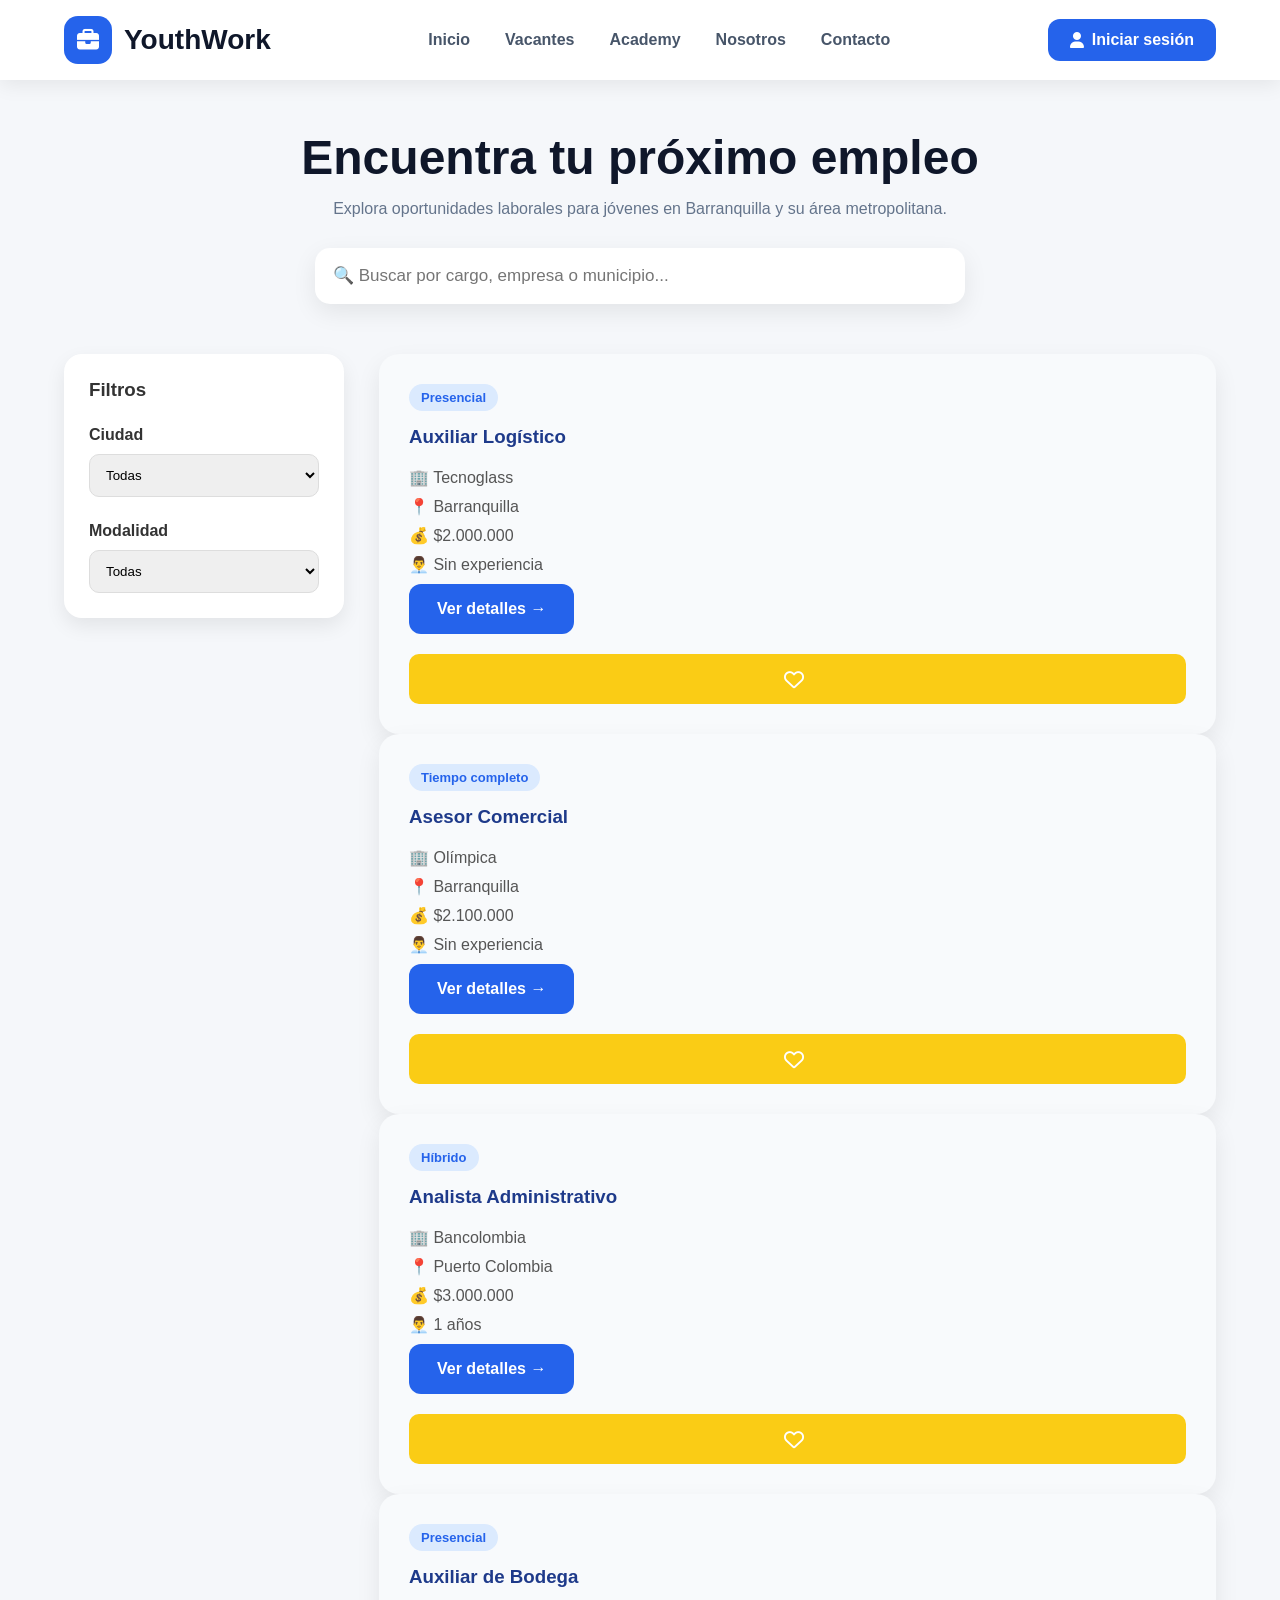
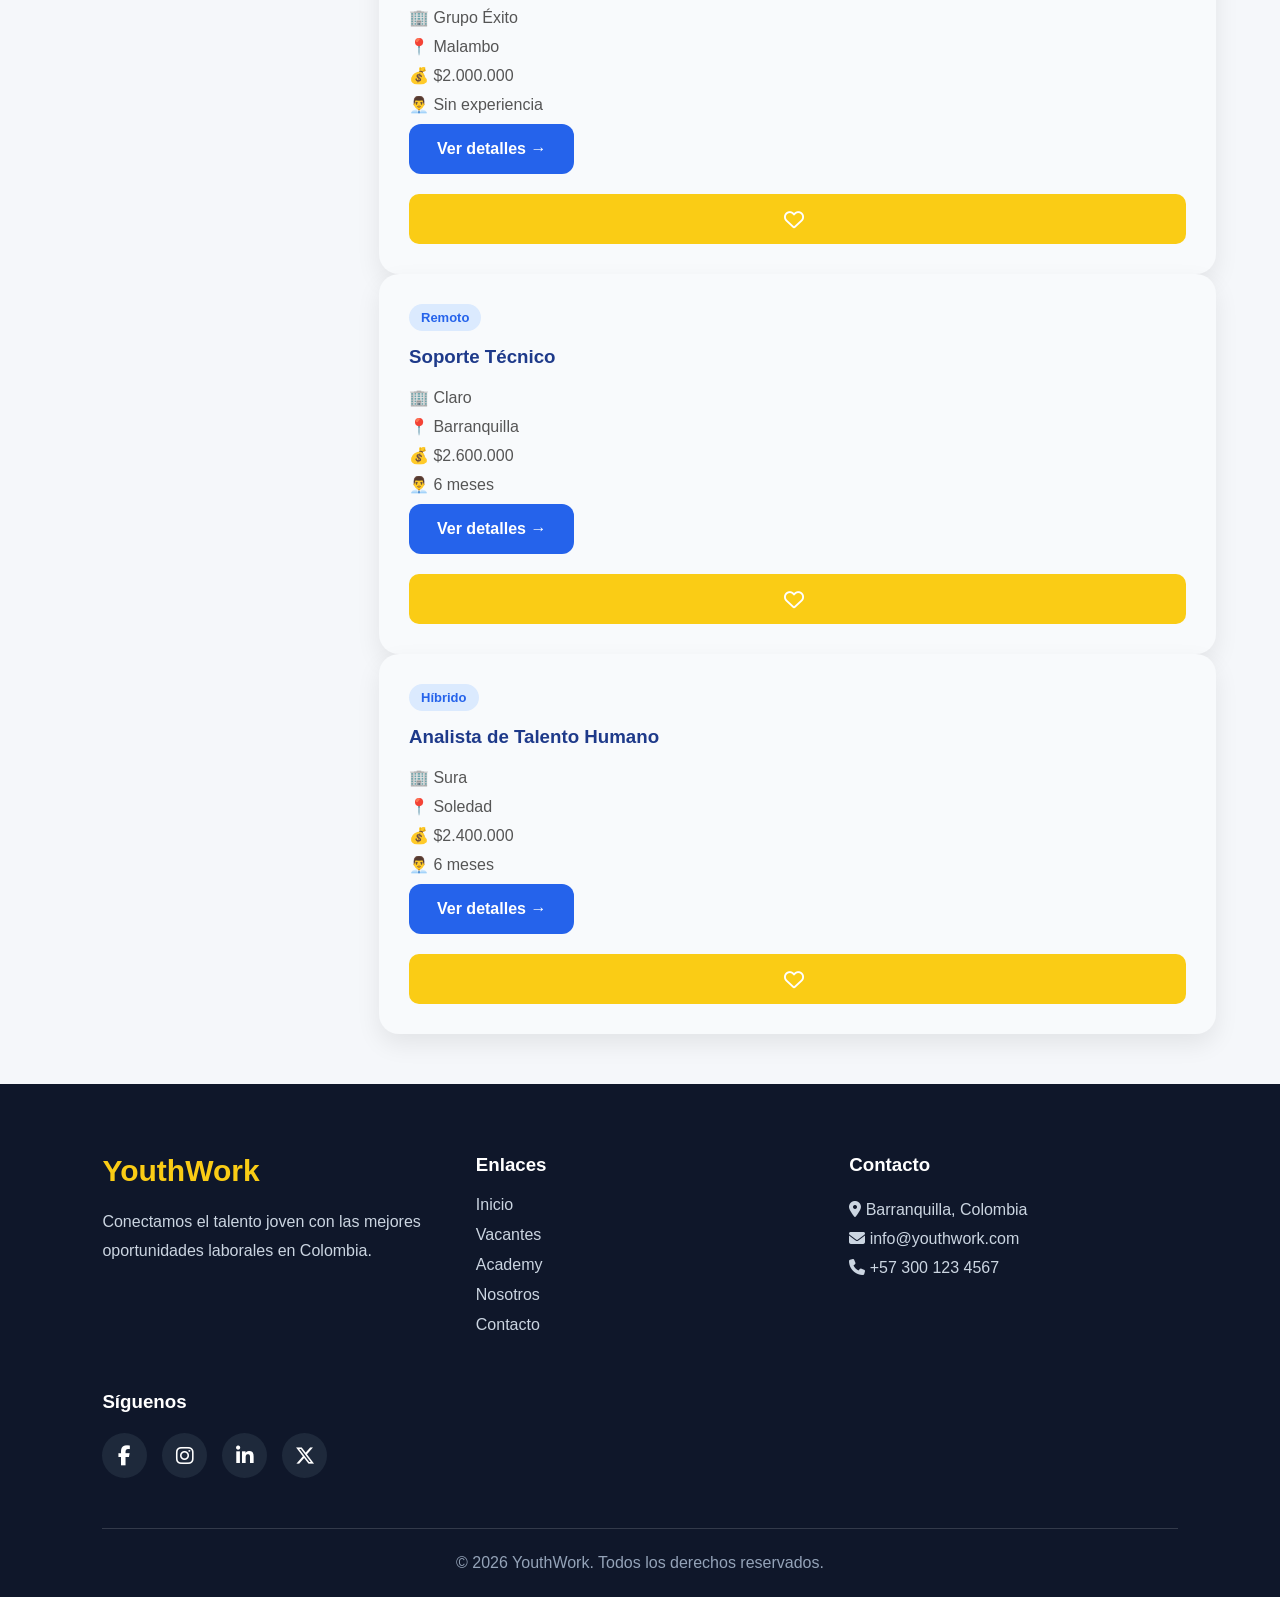
<file: vacantes.html>
<!DOCTYPE html>
<html lang="es">

<head>

    <meta charset="UTF-8">

    <meta name="viewport"
          content="width=device-width, initial-scale=1.0">

    <title>Vacantes | YouthWork</title>

    <link rel="stylesheet" href="css/style.css">

    <link rel="stylesheet"
    href="https://cdnjs.cloudflare.com/ajax/libs/font-awesome/6.7.2/css/all.min.css">

</head>

<body>


<header class="main-header">

<nav class="navbar">

<a href="index.html" class="logo">

<span class="logo-icon">

<i class="fa-solid fa-briefcase"></i>

</span>

<span class="logo-text">

YouthWork

</span>

</a>

<ul class="nav-links">

<li><a href="index.html">Inicio</a></li>

<li><a href="vacantes.html">Vacantes</a></li>

<li><a href="academy.html">Academy</a></li>

<li><a href="nosotros.html">Nosotros</a></li>

<li><a href="contacto.html">Contacto</a></li>

<li class="mobile-login">
    <a href="login.html" class="login-btn">
        <i class="fa-solid fa-user"></i>
        <span>Iniciar sesión</span>
    </a>
</li>

</ul>

<a href="login.html" class="login-btn" id="userButton">

    <i class="fa-solid fa-user"></i>

    <span>Iniciar sesión</span>

</a>
<button class="menu-toggle" id="menuToggle">

    <i class="fa-solid fa-bars"></i>

</button>

</nav>


</header>

<main class="vacantes-page">

    <!-- Barra superior -->

    <section class="vacantes-hero">

        <h1>Encuentra tu próximo empleo</h1>

        <p>
    Explora oportunidades laborales para jóvenes en Barranquilla y su área metropolitana.
</p>

        <input
            type="text"
            id="searchInput"
            placeholder="🔍 Buscar por cargo, empresa o municipio...">

    </section>

    <!-- Contenido -->

    <section class="vacantes-content">

        <!-- Filtros -->

        <aside class="filters-panel">

            <h3>Filtros</h3>

            <div class="filter-group">

    <label>Ciudad</label>

    <select id="filtroCiudad">

        <option value="Todas">Todas</option>

        <option value="Barranquilla">Barranquilla</option>

        <option value="Soledad">Soledad</option>

        <option value="Malambo">Malambo</option>

        <option value="Puerto Colombia">Puerto Colombia</option>

    </select>

</div>

            <div class="filter-group">

                <label>Modalidad</label>

                <select>
                    <option>Todas</option>
                    <option>Presencial</option>
                    <option>Remoto</option>
                    <option>Híbrido</option>
                </select>

            </div>

        </aside>

        <!-- Vacantes -->

        <section class="jobs-list">

            <div
                class="jobs-grid"
                id="jobsContainer">

            </div>

        </section>

    </section>

</main>
<footer>

    <div class="footer-container">

        <div class="footer-col">

            <h2>YouthWork</h2>

            <p>
                Conectamos el talento joven con las mejores oportunidades laborales en Colombia.
            </p>

        </div>

        <div class="footer-col">

            <h3>Enlaces</h3>

            <ul>
                <li><a href="index.html">Inicio</a></li>
                <li><a href="vacantes.html">Vacantes</a></li>
                <li><a href="academy.html">Academy</a></li>
                <li><a href="nosotros.html">Nosotros</a></li>
                <li><a href="contacto.html">Contacto</a></li>
            </ul>

        </div>

        <div class="footer-col">

            <h3>Contacto</h3>

            <p><i class="fa-solid fa-location-dot"></i> Barranquilla, Colombia</p>
            <p><i class="fa-solid fa-envelope"></i> info@youthwork.com</p>
            <p><i class="fa-solid fa-phone"></i> +57 300 123 4567</p>

        </div>

        <div class="footer-col">

            <h3>Síguenos</h3>

            <div class="socials">

                <a href="#"><i class="fa-brands fa-facebook-f"></i></a>
                <a href="#"><i class="fa-brands fa-instagram"></i></a>
                <a href="#"><i class="fa-brands fa-linkedin-in"></i></a>
                <a href="#"><i class="fa-brands fa-x-twitter"></i></a>

            </div>

        </div>

    </div>

    <hr>

    <p class="copyright">

        © 2026 YouthWork. Todos los derechos reservados.

    </p>

</footer>

<script src="js/vacantes.js"></script>
<script src="js/navbar.js"></script>
<script src="js/menu.js"></script>

</body>

</html>
</file>
<file: css/style.css>
/* ===========================
   ESTILOS GENERALES
=========================== */

*{
    margin: 0;
    padding: 0;
    box-sizing: border-box;
}
:root{

    --primary:#2563EB;
    --primary-dark:#1D4ED8;
    --secondary:#FACC15;

    --background:#F8FAFC;
    --white:#FFFFFF;

    --text:#0F172A;
    --text-light:#64748B;

    --shadow:0 10px 30px rgba(20, 10, 10, 0.08);

    --radius:18px;

    --transition:.3s ease;

}

body{
    font-family: 'Poppins', sans-serif;
    background-color: #f5f7fa;
    color: #333;
}

/* ===========================
   HEADER
=========================== */

header{
    position: sticky;
    top: 0;
    z-index: 1000;

    background: rgba(255,255,255,.9);

    backdrop-filter: blur(10px);
    -webkit-backdrop-filter: blur(10px);

    box-shadow: 0 4px 20px rgba(0,0,0,.08);
}

/* ===========================
   BARRA DE NAVEGACIÓN
=========================== */

nav{
    width: 90%;
    max-width: 1200px;
    margin: auto;
    height: 80px;

    display: flex;
    justify-content: space-between;
    align-items: center;
}
header{

    position:sticky;

    top:0;

    z-index:1000;

    background:white;

    box-shadow:0 8px 25px rgba(0,0,0,.08);

}

/*========== LOGO ==========*/

.logo{
    display:flex;
    align-items:center;
    gap:12px;
}

.logo-y{
    width:50px;
    height:50px;

    border-radius:50%;

    background:#2563EB;

    color:white;

    display:flex;
    justify-content:center;
    align-items:center;

    font-weight:700;
    font-size:20px;

    box-shadow:0 8px 20px rgba(37,99,235,.35);
}

.logo-info h2{

    color:#1E3A8A;

    font-size:24px;

    margin:0;

}

.logo-info p{

    color:#64748B;

    margin:0;

    font-size:13px;

}

/* ===========================
   MENÚ
=========================== */

nav ul{
    display: flex;
    list-style: none;
    gap: 35px;
}

nav ul li a{
    text-decoration: none;
    color: #333;
    font-weight: 500;
    transition: .3s;
}

nav ul li a:hover{
    color: #2563EB;
}
/* HERO */

.hero{

    min-height:90vh;

    display:flex;

    justify-content:space-between;

    align-items:center;

    padding:70px 8%;

    background:linear-gradient(135deg,#2563EB,#3B82F6);

    color:white;

}

.hero-text{

    width:50%;

}

.hero-image{

    width:45%;

    text-align:center;

}

.hero-image img{

    width:100%;

    max-width:500px;

}
.badge{

    background:rgba(255,255,255,.2);

    padding:10px 18px;

    border-radius:30px;

    display:inline-block;

    margin-bottom:25px;

    font-size:14px;

}

.hero h1{

    font-size:65px;

    line-height:1.1;

}

.hero p{

    margin:30px 0;

    font-size:20px;

    line-height:1.7;

}
.hero-buttons{
    display:flex;
    gap:20px;
    margin-top:35px;
}

.btn{
    padding:15px 30px;
    border-radius:50px;
    text-decoration:none;
    font-weight:600;
    transition:0.3s;
}

.btn-primary{

    display:inline-flex;

    justify-content:center;

    align-items:center;

    gap:8px;

    padding:14px 28px;

    background:#2563EB;

    color:#fff;

    border:none;

    border-radius:12px;

    text-decoration:none;

    font-size:16px;

    font-weight:600;

    cursor:pointer;

    transition:.3s ease;

    min-height:50px;

}

.btn-primary:hover{

    background:#1D4ED8;

    transform:translateY(-2px);

    box-shadow:0 10px 20px rgba(37,99,235,.25);

}

.btn-primary:active{

    transform:scale(.98);

}

.btn-secondary{

    display:inline-flex;

    justify-content:center;

    align-items:center;

    gap:8px;

    padding:14px 28px;

    background:white;

    color:#2563EB;

    border:2px solid #2563EB;

    border-radius:12px;

    text-decoration:none;

    font-size:16px;

    font-weight:600;

    cursor:pointer;

    transition:.3s;

}

.btn-secondary:hover{

    background:#2563EB;

    color:white;

}
/* ===== LOGO ===== */

.logo{
    display:flex;
    align-items:center;
    gap:10px;
}

.logo-y{
    width:45px;
    height:45px;
    border-radius:50%;
    background:white;
    color:#2563EB;

    display:flex;
    justify-content:center;
    align-items:center;

    font-weight:700;
    font-size:20px;
}

.logo-text{
    color:white;
    font-size:28px;
    font-weight:700;
}
/* ================= BENEFICIOS ================= */

.benefits{

    background:#F8FAFC;

    padding:100px 8%;

}

.section-title{

    text-align:center;

    margin-bottom:60px;

}

.section-title h2{

    font-size:42px;

    color:#1E3A8A;

    margin-bottom:20px;

}

.section-title p{

    max-width:700px;

    margin:auto;

    color:#64748B;

    font-size:18px;

    line-height:1.7;

}

.cards{

    display:grid;

    grid-template-columns:repeat(4,1fr);

    gap:30px;

}

.card{

    background:white;

    padding:35px;

    border-radius:20px;

    text-align:center;

    box-shadow:0 10px 30px rgba(0,0,0,.08);

    transition:.3s;

}

.card:hover{

    transform:translateY(-10px);

    box-shadow:0 20px 40px rgba(37,99,235,.20);

}

.icon{

    font-size:50px;

    margin-bottom:20px;

}

.card h3{

    margin-bottom:15px;

    color:#1E3A8A;

}

.card p{

    color:#64748B;

    line-height:1.6;

}
.image-card{

    background:white;

    padding:30px;

    border-radius:30px;

    box-shadow:0 25px 60px rgba(0,0,0,.18);

    transition:.4s;

    max-width:450px;

    margin:auto;

}

.image-card:hover{

    transform:translateY(-8px);

}

.image-card img{

    width:100%;

    display:block;

}
nav ul li a{
    transition: .3s;
}

nav ul li a:hover{
    color: #2563EB;
    border-bottom: 3px solid #2563EB;
    padding-bottom: 6px;
}
/* ===== VACANTES ===== */

.jobs{
    padding:100px 8%;
    background:white;
}

.search-box{
    display:flex;
    justify-content:center;
    gap:15px;
    margin:50px 0;
    flex-wrap:wrap;
}

.search-box input,
.search-box select{

    padding:15px;

    width:280px;

    border:1px solid #ddd;

    border-radius:10px;

    font-size:16px;

}

.search-box button{

    background:#2563EB;

    color:white;

    border:none;

    padding:15px 35px;

    border-radius:10px;

    cursor:pointer;

    font-size:16px;

    transition:.3s;

}

.search-box button:hover{

    background:#1E40AF;

}

.job-cards{

    display:grid;

    grid-template-columns:repeat(3,1fr);

    gap:30px;

}

.job-card{

    background:#F8FAFC;

    border-radius:20px;

    padding:30px;

    box-shadow:0 10px 25px rgba(0,0,0,.08);

    transition:.3s;

}

.job-card:hover{

    transform:translateY(-10px);

}

.job-card h3{

    color:#1E3A8A;

    margin-bottom:20px;

}

.job-card p{

    margin:10px 0;

    color:#555;

}

.job-card button{

    margin-top:20px;

    width:100%;

    background:#FACC15;

    border:none;

    padding:15px;

    border-radius:10px;

    font-weight:bold;

    cursor:pointer;

    transition:.3s;

}

.job-card button:hover{

    background:#EAB308;

}
/*=========================
        ESTADÍSTICAS
==========================*/

.stats{

    background:#2563EB;

    color:white;

    padding:80px 8%;

    display:grid;

    grid-template-columns:repeat(4,1fr);

    text-align:center;

    gap:40px;

}

.stat h2{

    font-size:55px;

    margin-bottom:10px;

    font-weight:700;

}

.stat p{

    font-size:20px;

    opacity:.9;

}
/* ICONOS DE ESTADÍSTICAS */

.stat i{

    font-size:55px;

    color:#FACC15;

    margin-bottom:20px;

    display:block;

}

/* ICONOS DE LAS VACANTES */

.job-card p i{

    color:#2563EB;

    width:22px;

    text-align:center;

    margin-right:8px;

}

/* ICONO DEL BOTÓN */

.job-card button i{

    color:white;

    margin-right:8px;

}
.job-card button{
    transition: all 0.3s ease;
}

.job-card button:hover{
    transform: translateY(-4px);
    box-shadow: 0 12px 25px rgba(250, 197, 21, 0.45);
}
/* =========================
   ICONOS DE ESTADÍSTICAS
========================= */

.stat i{
    font-size: 55px;
    color: #FACC15;
    margin-bottom: 20px;
    display: block;
}

/* =========================
   ICONOS DE LAS VACANTES
========================= */

.job-card p i{
    color: #2563EB;
    width: 22px;
    text-align: center;
    margin-right: 8px;
}

/* =========================
   ICONO DEL BOTÓN
========================= */

.job-card button i{
    color: white;
    margin-right: 8px;
}
.job-card button{
    transition: all 0.3s ease;
}

.job-card button:hover{
    transform: translateY(-4px);
    box-shadow: 0 12px 25px rgba(250, 197, 21, 0.45);
}
/*=============================
 EMPRESAS ALIADAS
==============================*/

.companies{

    padding:90px 8%;
    background:#f7f9fc;
    text-align:center;

}

.companies h2{

    font-size:42px;
    color:#1d3f91;
    margin-bottom:15px;

}

.companies p{

    color:#666;
    font-size:18px;
    margin-bottom:60px;

}

.companies-grid{

    display:grid;
    grid-template-columns:repeat(auto-fit,minmax(220px,1fr));
    gap:30px;

}

.company-card{

    background:white;

    height:120px;

    display:flex;

    justify-content:center;

    align-items:center;

    border-radius:20px;

    font-size:24px;

    font-weight:700;

    color:#999;

    box-shadow:0 10px 25px rgba(0,0,0,.06);

    transition:.35s;

    cursor:pointer;

    filter:grayscale(100%);

}

.company-card:hover{

    transform:translateY(-10px);

    color:#1d3f91;

    filter:grayscale(0);

    box-shadow:0 20px 45px rgba(37,99,235,.18);

}
/*==========================
TESTIMONIOS
==========================*/

.testimonials{

    padding:100px 8%;
    background:white;
    text-align:center;

}

.testimonials h2{

    font-size:42px;
    color:#1d3f91;
    margin-bottom:15px;

}

.testimonials>div>p{

    color:#666;
    font-size:18px;
    margin-bottom:60px;

}

.testimonial-grid{

    display:grid;
    grid-template-columns:repeat(auto-fit,minmax(320px,1fr));
    gap:35px;

}

.testimonial-card{

    background:#fff;

    padding:40px 30px;

    border-radius:25px;

    box-shadow:0 12px 35px rgba(0,0,0,.08);

    transition:.35s;

}

.testimonial-card:hover{

    transform:translateY(-12px);

    box-shadow:0 25px 50px rgba(37,99,235,.18);

}

.avatar{

    width:80px;

    height:80px;

    background:#2563eb;

    border-radius:50%;

    display:flex;

    justify-content:center;

    align-items:center;

    font-size:40px;

    margin:auto;

    margin-bottom:20px;

}

.testimonial-card h3{

    color:#1d3f91;

    margin-bottom:8px;

}

.testimonial-card span{

    color:#777;

    font-size:15px;

}

.stars{

    color:#facc15;

    font-size:24px;

    margin:18px 0;

    letter-spacing:4px;

}

.testimonial-card p{

    color:#555;

    line-height:1.7;

}
/*==========================
FOOTER
==========================*/

footer{

    background:#0F172A;

    color:white;

    padding:70px 8% 25px;

}

.footer-container{

    display:grid;

    grid-template-columns:repeat(auto-fit,minmax(250px,1fr));

    gap:45px;

}

.footer-col h2{

    color:#FACC15;

    margin-bottom:20px;

    font-size:30px;

}

.footer-col h3{

    margin-bottom:20px;

}

.footer-col p{

    color:#CBD5E1;

    line-height:1.8;

}

.footer-col ul{

    list-style:none;

    padding:0;

}

.footer-col ul li{

    margin-bottom:12px;

}

.footer-col ul li a{

    color:#CBD5E1;

    text-decoration:none;

    transition:.3s;

}

.footer-col ul li a:hover{

    color:#FACC15;

}

.socials{

    display:flex;

    gap:15px;

    margin-top:15px;

}

.socials a{

    width:45px;

    height:45px;

    border-radius:50%;

    background:#1E293B;

    display:flex;

    justify-content:center;

    align-items:center;

    color:white;

    text-decoration:none;

    transition:.3s;

    font-size:20px;

}

.socials a:hover{

    background:#2563EB;

    transform:translateY(-5px);

}

footer hr{

    margin:50px 0 25px;

    border:none;

    border-top:1px solid rgba(255,255,255,.15);

}

.copyright{

    text-align:center;

    color:#94A3B8;

}
/* ==========================
   RESPONSIVE
========================== */

@media (max-width: 992px){

    .hero{
        grid-template-columns: 1fr;
        text-align: center;
        gap: 50px;
    }

    .hero-text{
        order: 2;
    }

    .hero-image{
        order: 1;
    }

    .benefits-grid,
    .jobs-grid,
    .companies-grid,
    .testimonial-grid{
        grid-template-columns: 1fr;
    }

    .stats{
        grid-template-columns: repeat(2,1fr);
    }

    .footer-container{
        grid-template-columns: 1fr 1fr;
    }

}

@media (max-width: 576px){

    nav{
        flex-direction: column;
        gap: 20px;
    }

    .hero h1{
        font-size: 38px;
    }

    .hero p{
        font-size: 17px;
    }

    .stats{
        grid-template-columns: 1fr;
    }

    .footer-container{
        grid-template-columns: 1fr;
        text-align:center;
    }

    .socials{
        justify-content:center;
    }

}
.company-card img{
    max-width: 140px;
    max-height: 60px;
    object-fit: contain;
    filter: grayscale(100%);
    transition: .3s;
}

.company-card:hover img{
    filter: grayscale(0%);
    transform: scale(1.08);
}
/*==================================
PÁGINA DE VACANTES
==================================*/

.vacantes-page{

    width:90%;
    max-width:1400px;
    margin:auto;
    padding:50px 0;

}

.vacantes-hero{

    text-align:center;
    margin-bottom:50px;

}

.vacantes-hero h1{

    font-size:48px;
    color:#0F172A;
    margin-bottom:15px;

}

.vacantes-hero p{

    color:#64748B;
    margin-bottom:30px;

}

.vacantes-hero input{

    width:100%;
    max-width:650px;
    padding:18px;
    border:none;
    border-radius:15px;
    box-shadow:0 8px 25px rgba(0,0,0,.08);
    font-size:17px;

}

.vacantes-content{

    display:grid;
    grid-template-columns:280px 1fr;
    gap:35px;

}

.filters-panel{

    background:white;
    padding:25px;
    border-radius:18px;
    box-shadow:0 8px 20px rgba(0,0,0,.08);
    height:max-content;
    position:sticky;
    top:120px;

}

.filter-group{

    margin-top:25px;

}

.filter-group label{

    display:block;
    font-weight:bold;
    margin-bottom:10px;

}

.filter-group select{

    width:100%;
    padding:12px;
    border-radius:10px;
    border:1px solid #ddd;

}

.jobs-list{

    width:100%;

}
.badge{

    display:inline-block;
    background:#DBEAFE;
    color:#2563EB;
    padding:6px 12px;
    border-radius:20px;
    font-size:13px;
    font-weight:600;
    margin-bottom:15px;

}
/*==========================
DETALLE VACANTE
==========================*/

.detalle-page{

    max-width:900px;

    margin:60px auto;

    padding:20px;

}

.detalle-card{

    background:white;

    padding:40px;

    border-radius:20px;

    box-shadow:0 10px 30px rgba(0,0,0,.08);

}

.detalle-card h1{

    font-size:40px;

    margin-bottom:10px;

}

.detalle-card h2{

    color:#2563EB;

    margin-bottom:25px;

}

.detalle-card p{

    margin:15px 0;

    color:#475569;

    line-height:1.8;

}

.detalle-card h3{

    margin-top:35px;

}
/*==========================
MODAL
==========================*/

.modal{

    display:none;

    position:fixed;

    top:0;

    left:0;

    width:100%;

    height:100%;

    background:rgba(0,0,0,.6);

    justify-content:center;

    align-items:center;

    z-index:9999;

}

.modal-content{

    background:white;

    width:90%;

    max-width:520px;

    padding:35px;

    border-radius:18px;

    position:relative;

    animation:modalOpen .35s ease;

}

@keyframes modalOpen{

    from{

        opacity:0;

        transform:translateY(-40px);

    }

    to{

        opacity:1;

        transform:translateY(0);

    }

}

.close-modal{

    position:absolute;

    right:20px;

    top:15px;

    font-size:32px;

    cursor:pointer;

}

.modal form{

    display:flex;

    flex-direction:column;

    gap:18px;

    margin-top:25px;

}

.modal input{

    padding:15px;

    border:1px solid #ddd;

    border-radius:12px;

}
/*==================================
PERFIL
==================================*/

.profile-page{

    width:90%;

    max-width:1200px;

    margin:50px auto;

}

.profile-header{

    background:white;

    padding:40px;

    border-radius:25px;

    box-shadow:0 10px 30px rgba(0,0,0,.08);

    display:flex;

    align-items:center;

    gap:30px;

}

.profile-avatar{

    width:110px;

    height:110px;

    background:#2563EB;

    color:white;

    border-radius:50%;

    display:flex;

    justify-content:center;

    align-items:center;

    font-size:45px;

}

.profile-header h1{

    font-size:38px;

    margin-bottom:10px;

}

.profile-header p{

    color:#64748B;

}

.profile-grid{

    display:grid;

    grid-template-columns:repeat(3,1fr);

    gap:25px;

    margin-top:40px;

}

.profile-card{

    background:white;

    padding:35px;

    border-radius:20px;

    text-align:center;

    box-shadow:0 8px 20px rgba(0,0,0,.08);

    transition:.3s;

}

.profile-card:hover{

    transform:translateY(-8px);

}

.profile-card i{

    font-size:45px;

    color:#2563EB;

    margin-bottom:20px;

}

.profile-actions{

    text-align:center;

    margin-top:45px;

}

@media(max-width:900px){

.profile-grid{

grid-template-columns:1fr;

}

.profile-header{

flex-direction:column;

text-align:center;

}

}
/*====================================
FAVORITOS
====================================*/

.job-actions{

    display:flex;

    align-items:center;

    gap:12px;

    margin-top:20px;

}

.job-actions .btn-primary{

    flex:1;

    text-align:center;

}

.favorite-btn{

    width:50px;

    height:50px;

    border:none;

    border-radius:12px;

    background:#F8FAFC;

    cursor:pointer;

    font-size:20px;

    transition:.3s;

}

.favorite-btn:hover{

    background:#2563EB;

    color:white;

    transform:scale(1.08);

}

.favorite-btn i{

    transition:.3s;

}
/*==================================
HEADER GLOBAL
==================================*/

.main-header{

    position:sticky;

    top:0;

    z-index:999;

    background:#fff;

    box-shadow:0 4px 20px rgba(0,0,0,.08);

}

.navbar{

    width:90%;

    max-width:1300px;

    margin:auto;

    display:flex;

    justify-content:space-between;

    align-items:center;

    height:80px;

}

.logo{

    display:flex;

    align-items:center;

    gap:12px;

    text-decoration:none;

}

.logo-icon{

    width:48px;

    height:48px;

    background:#2563EB;

    color:white;

    border-radius:14px;

    display:flex;

    justify-content:center;

    align-items:center;

    font-size:22px;

}

.logo-text{

    font-size:28px;

    font-weight:700;

    color:#0F172A;

}

.nav-links{

    display:flex;

    gap:35px;

    list-style:none;

}

.nav-links a{

    color:#475569;

    text-decoration:none;

    font-weight:600;

    transition:.3s;

}

.nav-links a:hover{

    color:#2563EB;

}

.nav-links .active{

    color:#2563EB;

}

.login-btn{

    background:#2563EB;

    color:white;

    padding:12px 22px;

    border-radius:12px;

    text-decoration:none;

    font-weight:600;

    transition:.3s;
     display:flex;

    align-items:center;

    gap:8px;

}

.login-btn:hover{

    transform:translateY(-2px);

    background:#1D4ED8;

}
.mobile-login{
    display:none;
}
/*==================================
ACADEMY
==================================*/

.academy-hero{

    background:linear-gradient(135deg,#2563EB,#3B82F6);

    color:white;

    text-align:center;

    padding:100px 8%;

}

.academy-hero h1{

    font-size:52px;

    margin-bottom:20px;

}

.academy-hero p{

    max-width:700px;

    margin:0 auto 35px;

    font-size:20px;

    line-height:1.7;

}

.academy-categories{

    padding:90px 8%;

    background:#F8FAFC;

    text-align:center;

}

.academy-categories h2{

    font-size:42px;

    color:#1E3A8A;

    margin-bottom:50px;

}

.categories-grid{

    display:grid;

    grid-template-columns:repeat(auto-fit,minmax(180px,1fr));

    gap:25px;

}

.category-card{

    background:white;

    padding:35px 20px;

    border-radius:20px;

    box-shadow:0 10px 25px rgba(0,0,0,.08);

    font-size:42px;

    transition:.3s;

    cursor:pointer;

}

.category-card:hover{

    transform:translateY(-8px);

    box-shadow:0 20px 40px rgba(37,99,235,.15);

}

.category-card h3{

    margin-top:18px;

    color:#1E3A8A;

    font-size:20px;

}

.academy-courses{

    padding:90px 8%;

    background:white;

    text-align:center;

}

.academy-courses h2{

    font-size:42px;

    color:#1E3A8A;

    margin-bottom:50px;

}

.courses-grid{

    display:grid;

    grid-template-columns:repeat(auto-fit,minmax(300px,1fr));

    gap:30px;

}

.course-card{

    background:#F8FAFC;

    padding:35px;

    border-radius:20px;

    box-shadow:0 10px 25px rgba(0,0,0,.08);

    transition:.3s;

}

.course-card:hover{

    transform:translateY(-10px);

    box-shadow:0 20px 40px rgba(37,99,235,.15);

}

.course-card h3{

    color:#1E3A8A;

    margin-bottom:20px;

}

.course-card p{

    color:#64748B;

    margin:12px 0;

}

.course-card .btn-primary{

    margin-top:25px;

    width:100%;

}

.academy-benefits{

    padding:90px 8%;

    background:#F8FAFC;

    text-align:center;

}

.academy-benefits h2{

    font-size:42px;

    color:#1E3A8A;

    margin-bottom:50px;

}

@media(max-width:768px){

.academy-hero h1{

font-size:38px;

}

.academy-hero p{

font-size:17px;

}

}
.course-icon{

    width:80px;

    height:80px;

    margin:auto;

    margin-bottom:25px;

    border-radius:50%;

    background:#DBEAFE;

    color:#2563EB;

    display:flex;

    justify-content:center;

    align-items:center;

    font-size:38px;

    transition:.3s;

}

.course-card:hover .course-icon{

    transform:rotate(10deg) scale(1.1);

    background:#2563EB;

    color:white;

}

.course-card .fa-star{

    color:#FACC15;

}

.course-card .fa-clock{

    color:#2563EB;

}
/*==================================
NOSOTROS
==================================*/

.about-hero{

    background:linear-gradient(135deg,#2563EB,#3B82F6);

    color:white;

    text-align:center;

    padding:100px 8%;

}

.about-hero h1{

    font-size:52px;

    margin-bottom:20px;

}

.about-hero p{

    max-width:750px;

    margin:auto;

    font-size:20px;

    line-height:1.8;

}

.about-section{

    padding:90px 8%;

    display:grid;

    grid-template-columns:repeat(auto-fit,minmax(300px,1fr));

    gap:30px;

    background:#F8FAFC;

}

.about-card{

    background:white;

    padding:40px;

    border-radius:20px;

    text-align:center;

    box-shadow:0 10px 25px rgba(0,0,0,.08);

    transition:.3s;

}

.about-card:hover{

    transform:translateY(-10px);

    box-shadow:0 20px 40px rgba(37,99,235,.15);

}

.about-card i{

    font-size:55px;

    color:#2563EB;

    margin-bottom:25px;

}

.about-card h2{

    color:#1E3A8A;

    margin-bottom:20px;

}

.about-card p{

    color:#64748B;

    line-height:1.8;

}

.team-section{

    padding:90px 8%;

    background:white;

    text-align:center;

}

.team-section h2{

    font-size:42px;

    color:#1E3A8A;

    margin-bottom:50px;

}

.team-grid{

    display:grid;

    grid-template-columns:repeat(auto-fit,minmax(220px,1fr));

    gap:25px;

}

.team-card{

    background:#F8FAFC;

    padding:35px;

    border-radius:20px;

    box-shadow:0 10px 25px rgba(0,0,0,.08);

    transition:.3s;

}

.team-card:hover{

    transform:translateY(-8px);

}

.team-card h3{

    font-size:42px;

    color:#2563EB;

    margin-bottom:15px;

}

.team-card p{

    color:#64748B;

}

@media(max-width:768px){

.about-hero h1{

font-size:38px;

}

.about-hero p{

font-size:17px;

}

}
/*==================================
CONTACTO
==================================*/

.contact-hero{

    background:linear-gradient(135deg,#2563EB,#3B82F6);

    color:white;

    text-align:center;

    padding:100px 8%;

}

.contact-hero h1{

    font-size:52px;

    margin-bottom:20px;

}

.contact-hero p{

    max-width:700px;

    margin:auto;

    font-size:20px;

    line-height:1.8;

}

.contact-container{

    width:90%;

    max-width:1200px;

    margin:80px auto;

    display:grid;

    grid-template-columns:1fr 1.5fr;

    gap:40px;

}

.contact-info{

    background:white;

    padding:40px;

    border-radius:20px;

    box-shadow:0 10px 25px rgba(0,0,0,.08);

}

.contact-info h2{

    color:#1E3A8A;

    margin-bottom:25px;

}

.contact-info p{

    margin-bottom:20px;

    color:#64748B;

    line-height:1.8;

}

.contact-info i{

    color:#2563EB;

    width:28px;

}

.contact-form{

    background:white;

    padding:40px;

    border-radius:20px;

    box-shadow:0 10px 25px rgba(0,0,0,.08);

}

.contact-form h2{

    color:#1E3A8A;

    margin-bottom:25px;

}

.contact-form form{

    display:flex;

    flex-direction:column;

    gap:18px;

}

.contact-form input,

.contact-form textarea{

    width:100%;

    padding:16px;

    border:1px solid #ddd;

    border-radius:12px;

    font-size:16px;

    font-family:'Poppins',sans-serif;

    resize:none;

}

.contact-form input:focus,

.contact-form textarea:focus{

    outline:none;

    border-color:#2563EB;

    box-shadow:0 0 0 4px rgba(37,99,235,.12);

}

.contact-form button{

    width:220px;

}

@media(max-width:900px){

.contact-container{

grid-template-columns:1fr;

}

.contact-form button{

width:100%;

}

}
/* ==========================================
   RESPONSIVE - TABLETS
========================================== */

@media (max-width: 992px){

    .navbar{
        flex-direction: column;
        gap:20px;
    }

    .hero{
        flex-direction: column;
        text-align:center;
    }

    .hero-image{
        margin-top:30px;
    }

    .cards,
    .job-cards,
    .companies-grid,
    .testimonial-grid,
    .profile-grid{
        grid-template-columns:repeat(2,1fr);
    }

}
/* ==========================================
   RESPONSIVE - CELULARES
========================================== */

@media (max-width:992px){

    .navbar{
        flex-direction:column;
    }

    .nav-links{
        flex-direction:column;
        gap:15px;
    }

    .hero{
        flex-direction:column;
        padding:40px 20px;
    }

    .hero h1{
        font-size:2rem;
    }

    .hero-buttons{
        flex-direction:column;
    }

    .search-box{
        flex-direction:column;
    }

    .search-box input,
    .search-box select,
    .search-box button{
        width:100%;
    }

    .cards,
    .job-cards,
    .companies-grid,
    .testimonial-grid,
    .profile-grid{
        grid-template-columns:1fr;
    }

    .vacantes-content{
        flex-direction:column;
    }

    .filters-panel{
        width:100%;
    }

    .jobs-grid{
        grid-template-columns:1fr;
    }

    .footer-container{
        grid-template-columns:1fr;
        text-align:center;
    }

}
/* ==========================
   MENU HAMBURGUESA
========================== */

.menu-toggle{
    display:none;
    background:none;
    border:none;
    font-size:28px;
    color:#2563EB;
    cursor:pointer;
}
.menu-toggle{
    display:none;
}

@media (max-width:992px){

    .menu-toggle{
        display:block;
    }

    .nav-links{
        display:none;
        flex-direction:column;
        width:100%;
        margin-top:20px;
        text-align:center;
    }

    .nav-links.active{
        display:flex;
    }

    #userButton{
        display:none;
    }

    .mobile-login{
        display:flex;
        justify-content:center;
        margin-top:20px;
    }
}

.mobile-login{
    display:none;
}

/* ==========================
   CELULAR
========================== */

@media (max-width:992px){

    .menu-toggle{
        display:block;
    }
    .menu-toggle{
    display:none;
}

@media (max-width:992px){

    .menu-toggle{
        display:block;
    }

    .nav-links{
        display:none;
        flex-direction:column;
        width:100%;
        margin-top:20px;
        text-align:center;
    }

    .nav-links.active{
        display:flex;
    }

    #userButton{
        display:none;
    }

    .mobile-login{
        display:flex;
        justify-content:center;
        margin-top:20px;
    }
}

    /* ocultar botón de PC */
    #userButton{
        display:none !important;
    }

    .navbar{
        height:auto;
        flex-wrap:wrap;
        padding:20px;
    }

    .nav-links{
        display:none;
        width:100%;
        flex-direction:column;
        gap:18px;
        text-align:center;
        margin-top:20px;
    }

    .nav-links.active{
        display:flex;
    }

    /* mostrar botón dentro del menú */
    .mobile-login{
        display:block;
        width:100%;
        margin-top:15px;
    }

    .mobile-login .login-btn{
        width:100%;
        justify-content:center;
        background:#2563EB;
        color:#fff;
        padding:14px;
        border-radius:12px;
    }
}

/* ==========================
   ESCRITORIO
========================== */

@media (min-width:769px){

    .menu-toggle{
        display:none;
    }

    .nav-links{
        display:flex !important;
    }

    .mobile-login{
        display:none !important;
    }

    #userButton{
        display:flex !important;
    }
}
/* ===================================
   RESPONSIVE PARA CELULARES
=================================== */

@media (max-width: 768px){

    /* Header */
    .navbar{
        flex-direction: column;
        height: auto;
        padding: 20px 0;
        gap: 20px;
    }

    .nav-links{
        flex-wrap: wrap;
        justify-content: center;
        gap: 15px;
    }

    .logo-text{
        font-size: 24px;
    }

    /* Hero */
    .hero{
        flex-direction: column;
        text-align: center;
        padding: 50px 20px;
    }

    .hero-text,
    .hero-image{
        width: 100%;
    }

    .hero h1{
        font-size: 38px;
    }

    .hero p{
        font-size: 17px;
    }

    .hero-buttons{
        justify-content: center;
        flex-wrap: wrap;
    }

    /* Tarjetas */
    .cards,
    .job-cards,
    .jobs-grid,
    .companies-grid,
    .testimonial-grid,
    .profile-grid{
        grid-template-columns: 1fr;
    }

    /* Vacantes */
    .vacantes-content{
        grid-template-columns: 1fr;
    }

    .filters-panel{
        position: static;
        width: 100%;
    }
    #userButton{
    display:none;
}

.mobile-login{
    display:flex;
    justify-content:center;
    margin-top:20px;
}

.mobile-login .login-btn{
    display:flex;
    align-items:center;
    justify-content:center;
    gap:10px;

    width:90%;
    padding:14px;

    background:#2563EB;
    color:#fff;
    border-radius:12px;
    text-decoration:none;
    font-weight:600;
}

.mobile-login .login-btn:hover{
    background:#1D4ED8;
}

    /* Estadísticas */
    .stats{
        grid-template-columns: repeat(2,1fr);
        gap: 25px;
    }

    /* Footer */
    .footer-container{
        grid-template-columns: 1fr;
        text-align: center;
    }

    .socials{
        justify-content: center;
    }

}
@media (max-width: 480px){

    .hero h1{
        font-size: 30px;
    }

    .section-title h2{
        font-size: 30px;
    }

    .vacantes-hero h1{
        font-size: 32px;
    }

    .stats{
        grid-template-columns: 1fr;
    }

    .btn-primary,
    .btn-secondary,
    .login-btn{
        width: 100%;
        justify-content: center;
    }

}
/* ================================
   MENÚ MÓVIL - LOGIN DENTRO DEL MENÚ
================================ */

.mobile-login{
    margin-top:20px;
    display:flex;
    justify-content:center;
}

.mobile-login .login-btn{
    display:flex;
    align-items:center;
    justify-content:center;
    gap:10px;

    width:90%;
    padding:14px;

    background:#2563EB;
    color:#fff;
    border-radius:12px;
    text-decoration:none;
    font-weight:600;
}

.mobile-login .login-btn:hover{
    background:#1D4ED8;
}
</file>
<file: css/auth.css>
/*======================================
    AUTH - LOGIN Y REGISTRO
======================================*/

body{
    background: linear-gradient(135deg, #eaf4ff, #ffffff);
}

/* Contenedor principal */

.auth-container{

    width:90%;
    max-width:1300px;
    margin:60px auto;

    display:grid;
    grid-template-columns:1fr 1fr;
    gap:60px;

    align-items:center;

}

/* Panel izquierdo */

.auth-info h1{

    font-size:52px;

    color:#0F172A;

    margin-bottom:20px;

}

.auth-info p{

    font-size:18px;

    color:#64748B;

    line-height:1.8;

    margin-bottom:35px;

}

.auth-info img{

    width:100%;
    max-width:500px;

    display:block;

    margin:auto;

}

/* Tarjeta */

.auth-card{

    background:white;

    padding:45px;

    border-radius:25px;

    box-shadow:0 15px 40px rgba(0,0,0,.08);

}

.auth-card h2{

    text-align:center;

    margin-bottom:35px;

    font-size:34px;

    color:#0F172A;

}

/* Formulario */

.auth-card form{

    display:flex;

    flex-direction:column;

    gap:20px;

}

.auth-card input{

    width:100%;

    padding:16px;

    border:1px solid #dbe4f0;

    border-radius:14px;

    font-size:16px;

    transition:.3s;

}

.auth-card input:focus{

    outline:none;

    border-color:#2563EB;

    box-shadow:0 0 0 4px rgba(37,99,235,.15);

}

/* Contraseña */

.password-group{

    position:relative;

}

.password-group input{

    padding-right:50px;

}

.password-group i{

    position:absolute;

    right:18px;

    top:50%;

    transform:translateY(-50%);

    cursor:pointer;

    color:#64748B;

    font-size:18px;

}

/* Seguridad */

#passwordStrength{

    font-size:14px;

    font-weight:600;

    color:#64748B;

}

/* Botón */

.auth-card .btn-primary{

    margin-top:10px;

    width:100%;

    padding:16px;

    font-size:17px;

    border-radius:14px;

}

/* Link */

.login-link{

    text-align:center;

    margin-top:30px;

    color:#64748B;

}

.login-link a{

    color:#2563EB;

    text-decoration:none;

    font-weight:700;

}

.login-link a:hover{

    text-decoration:underline;

}

/* Responsive */

@media(max-width:900px){

    .auth-container{

        grid-template-columns:1fr;

    }

    .auth-info{

        text-align:center;

    }

    .auth-info img{

        max-width:320px;

    }

}
</file>
